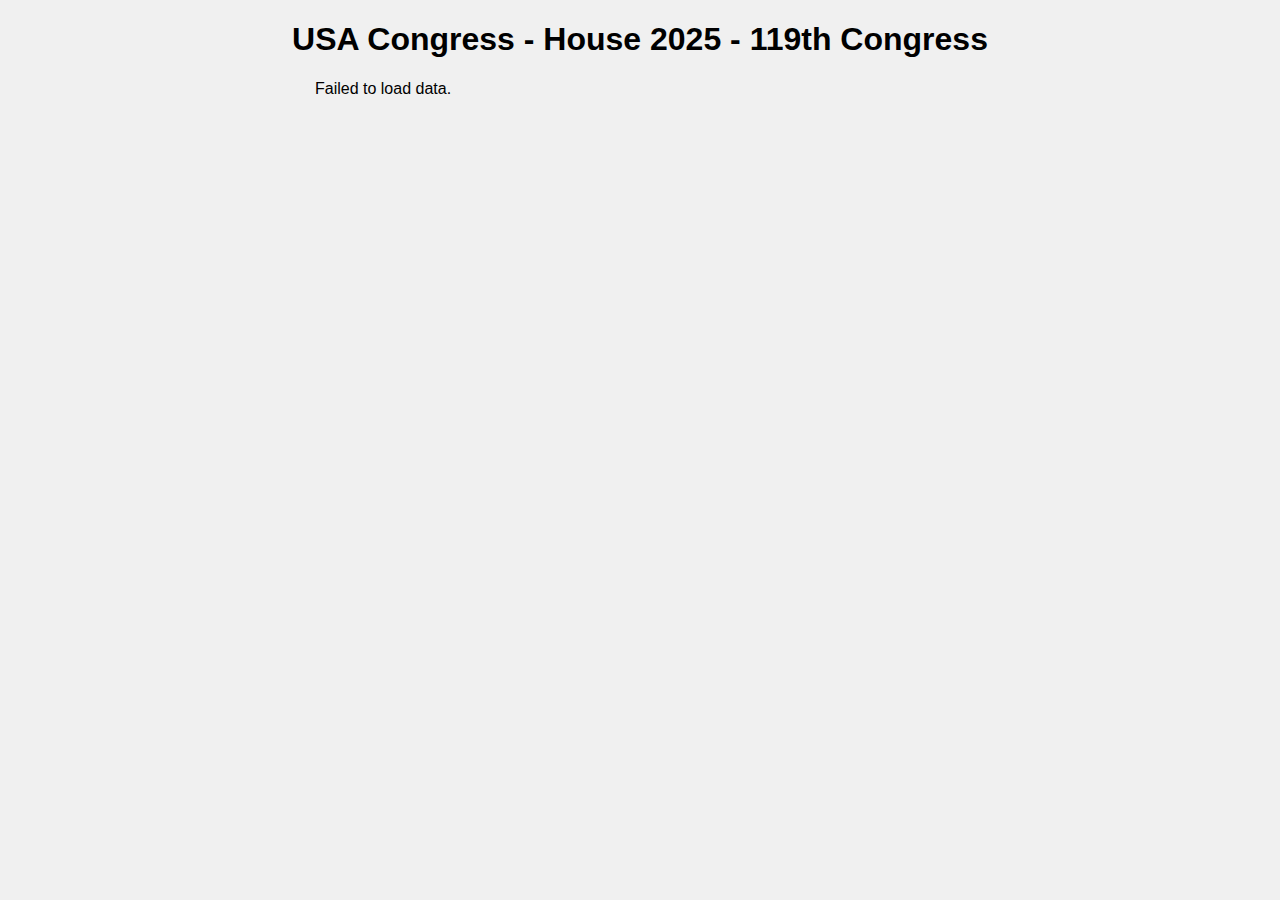
<file: index.html>
<!DOCTYPE html>
<html lang="en">
<head>
<meta charset="UTF-8" />
<meta name="viewport" content="width=device-width, initial-scale=1" />
<title>Hemicycle US House Members 2025 with Clickable Seats</title>
<style>
  body {
    display: flex;
    flex-direction: column;
    align-items: center;
    height: 100vh;
    background: #f0f0f0;
    font-family: Arial, sans-serif;
    margin: 0;
  }
  .hemicycle {
    position: relative;
    width: 650px;
    height: 680px;
    margin-bottom: 20px;
  }
  .seat {
    position: absolute;
    width: 28px;
    height: 28px;
    border-radius: 50%;
    border: 2px solid white;
    box-shadow: 0 0 3px rgba(0,0,0,0.3);
    transform: translate(-50%, -50%);
    cursor: pointer;
  }
  .democrat {
    background: #0074D9; /* blue */
  }
  .republican {
    background: #FF4136; /* red */
  }
  .vacant {
    background: #AAAAAA; /* gray */
  }
  /* Tooltip container */
  .tooltip {
    position: absolute;
    background: rgba(50,50,50,0.9);
    color: white;
    padding: 6px 8px;
    border-radius: 4px;
    font-size: 12px;
    pointer-events: none;
    white-space: nowrap;
    z-index: 1000;
    opacity: 0;
    transition: opacity 0.2s;
  }
  .summary {
    font-size: 16px;
    font-weight: bold;
  }
</style>
</head>
<body>
<h1>USA Congress - House 2025 - 119th Congress</h1>
<div class="hemicycle" id="hemicycle"></div>
<div class="summary" id="summary"></div>
<div class="tooltip" id="tooltip"></div>
<script>
  const hemicycle = document.getElementById('hemicycle');
  const tooltip = document.getElementById('tooltip');
  const summary = document.getElementById('summary');
  const numberOfRows = 11;
  const startRadius = 110;
  const rowGap = 55;

  const votingStates = new Set([
    "AL","AK","AZ","AR","CA","CO","CT","DE","FL","GA","HI","ID","IL","IN","IA",
    "KS","KY","LA","ME","MD","MA","MI","MN","MS","MO","MT","NE","NV","NH","NJ",
    "NM","NY","NC","ND","OH","OK","OR","PA","RI","SC","SD","TN","TX","UT","VT",
    "VA","WA","WV","WI","WY"
  ]);

  function partyClass(party) {
    switch(party) {
      case 'Democrat': return 'democrat';
      case 'Republican': return 'republican';
      default: return 'vacant';
    }
  }

  fetch('https://unitedstates.github.io/congress-legislators/legislators-current.json')
    .then(response => response.json())
    .then(data => {
      const currentDate = new Date();

      // Filter voting House members only from states (no non-voting delegates)
      const houseMembers = data.filter(member => {
        return member.terms.some(term =>
          term.type === "rep" &&
          (!term.end || new Date(term.end) > currentDate) &&
          votingStates.has(term.state)
        );
      });

      // Sort by state then district for consistent ordering
      houseMembers.sort((a,b) => {
        const aTerm = a.terms.find(t => t.type === "rep");
        const bTerm = b.terms.find(t => t.type === "rep");
        if(aTerm.state === bTerm.state) {
          return (aTerm.district || 0) - (bTerm.district || 0);
        } else {
          return aTerm.state.localeCompare(bTerm.state);
        }
      });

      // Count members by party
      let demCount = 0, repCount = 0, vacantCount = 0;
      houseMembers.forEach(member => {
        const lastTerm = member.terms[member.terms.length - 1];
        const party = lastTerm.party;
        if(party === 'Democrat') demCount++;
        else if(party === 'Republican') repCount++;
        else vacantCount++;
      });

      const totalSeats = houseMembers.length;

      const radii = [];
      for(let i=0; i<numberOfRows; i++) {
        radii.push(startRadius + i * rowGap);
      }

      const arcLengths = radii.map(r => Math.PI * r);
      const totalArcLength = arcLengths.reduce((a,b) => a+b, 0);
      let seatsPerRow = arcLengths.map(arc => Math.round((arc / totalArcLength) * totalSeats));

      let seatDifference = seatsPerRow.reduce((a,b) => a+b, 0) - totalSeats;
      while(seatDifference !== 0) {
        for(let i=0; i<seatsPerRow.length && seatDifference !== 0; i++) {
          if(seatDifference > 0 && seatsPerRow[i] > 1) {
            seatsPerRow[i]--;
            seatDifference--;
          } else if(seatDifference < 0) {
            seatsPerRow[i]++;
            seatDifference++;
          }
        }
      }

      const centerX = hemicycle.clientWidth / 2;
      const centerY = hemicycle.clientHeight;

      let seatGlobalIndex = 0;

      function showTooltip(seat, member) {
        tooltip.style.opacity = '1';
        tooltip.innerText = `${member.name.first} ${member.name.last}\n${member.party || member.terms[member.terms.length-1].party}\n${member.terms[member.terms.length-1].state}-${member.terms[member.terms.length-1].district || 'At Large'}`;
        const rect = seat.getBoundingClientRect();
        const bodyRect = document.body.getBoundingClientRect();
        tooltip.style.left = `${rect.left + rect.width/2 - bodyRect.left}px`;
        tooltip.style.top = `${rect.top - bodyRect.top - 30}px`;
      }

      function hideTooltip() {
        tooltip.style.opacity = '0';
      }

      for(let row=0; row < numberOfRows; row++) {
        const radius = radii[row];
        const seats = seatsPerRow[row];
        for(let seatIndex=0; seatIndex < seats; seatIndex++) {
          if(seatGlobalIndex >= totalSeats) break;

          const member = houseMembers[seatGlobalIndex];
          const lastTerm = member.terms[member.terms.length -1];
          const party = lastTerm.party;
          const partyCls = partyClass(party);
          const angle = Math.PI - seatIndex * Math.PI / (seats - 1);
          const x = centerX + radius * Math.cos(angle);
          const y = centerY - radius * Math.sin(angle);

          const seat = document.createElement('div');
          seat.className = 'seat ' + partyCls;
          seat.style.left = x + 'px';
          seat.style.top = y + 'px';
          seat.title = `${member.name.first} ${member.name.last} (${party})`;

          // Navigate to new page on click with format STATE-DISTRICT.html or STATE.html if district missing
          seat.addEventListener('click', () => {
            const state = lastTerm.state;
            const district = lastTerm.district;
            const fileName = district && district !== 0 ? `house/${state}-${district}.html` : `${state}.html`;
            window.location.href = fileName;
          });

          seat.addEventListener('mouseenter', () => showTooltip(seat, member));
          seat.addEventListener('mouseleave', hideTooltip);

          hemicycle.appendChild(seat);
          seatGlobalIndex++;
        }
      }

      summary.textContent = `Republicans: ${repCount} — Democrats: ${demCount} — Vacant: ${vacantCount}`;
      window.addEventListener('scroll', hideTooltip);
      window.addEventListener('click', hideTooltip);
    })
    .catch(err => {
      console.error("Failed to load legislators data:", err);
      hemicycle.innerText = "Failed to load data.";
    });
</script>
</body>
</html>
</file>
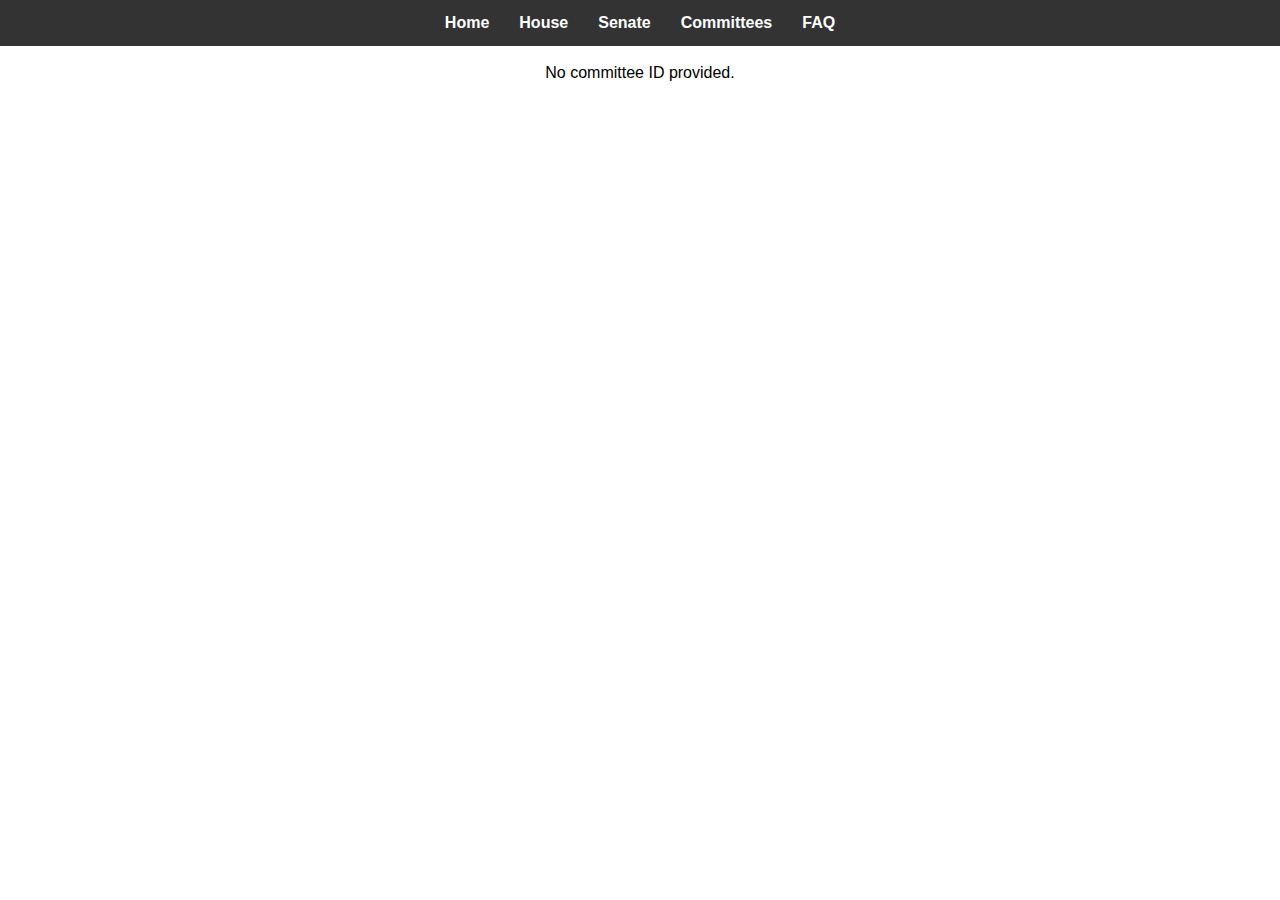
<file: committee-individual.html>
<!DOCTYPE html>
<html lang="en">
<head>
    <meta charset="UTF-8">
    <meta name="viewport" content="width=device-width, initial-scale=1.0">
    <title>Committee Details - USA Congress</title>
    <link rel="stylesheet" href="css/nav.css">
    <style>
        body {
            font-family: Arial, sans-serif;
            line-height: 1.6;
            margin: 0 auto;
            padding: 20px;
            max-width: 1200px;
        }
        .container {
            margin-top: 20px;
        }
        .loading {
            text-align: center;
            padding: 20px;
        }
        .committee-header {
            margin-bottom: 15px;
            font-size: 24px;
        }
        .committee-details {
            margin-bottom: 30px;
        }
        .committee-website a {
            color: #0066cc;
            text-decoration: none;
        }
        .committee-website a:hover {
            text-decoration: underline;
        }
        .member-list {
            margin-top: 20px;
        }
        .role-category {
            margin-bottom: 30px;
            break-inside: avoid;
        }
        .role-category h2 {
            border-bottom: 2px solid #eee;
            padding-bottom: 8px;
            margin-bottom: 15px;
        }
        .members-grid {
            display: grid;
            grid-template-columns: repeat(auto-fill, minmax(300px, 1fr));
            gap: 20px;
        }
        .member-card {
            border: 1px solid #ddd;
            padding: 15px;
            border-radius: 5px;
            display: flex;
            gap: 15px;
            align-items: flex-start;
        }
        .member-image {
            width: auto;
            height: 200px;
            object-fit: cover;
            border-radius: 4px;
        }
        .member-info {
            flex: 1;
        }
        .majority {
            border-left: 4px solid #ff4d4d;
        }
        .minority {
            border-left: 4px solid #4d79ff;
        }
    </style>
</head>
<body>
<!-- Navigation Menu -->
<nav>
    <ul>
        <li><a href="index.html">Home</a></li>
        <li><a href="house.html">House</a></li>
        <li><a href="senate.html">Senate</a></li>
        <li><a href="committee.html" class="active">Committees</a></li>
        <li><a href="faq.html">FAQ</a></li>
    </ul>
</nav>

<div class="container">
    <div id="loading" class="loading">Loading committee information...</div>
    <div id="committee-details" style="display: none;">
        <h1 id="committee-name" class="committee-header">Committee Name</h1>
        <div id="members-list" class="member-list">
            <!-- Members will be added here by JavaScript -->
        </div>
    </div>
</div>

<script>
    document.addEventListener('DOMContentLoaded', function() {
        // Get the thomas_id from the URL
        const urlParams = new URLSearchParams(window.location.search);
        const thomasId = urlParams.get('thomas_id');

        if (!thomasId) {
            document.getElementById('loading').textContent = 'No committee ID provided.';
            return;
        }

        // Fetch committee membership, details, and legislators data in parallel
        Promise.all([
            fetch('https://unitedstates.github.io/congress-legislators/committee-membership-current.json').then(r => r.json()),
            fetch('https://unitedstates.github.io/congress-legislators/committees-current.json').then(r => r.json()),
            fetch('https://unitedstates.github.io/congress-legislators/legislators-current.json').then(r => r.json())
        ])
            .then(([membershipData, committeesData, legislatorsData]) => {
                const committeeData = membershipData[thomasId];
                if (!committeeData) {
                    throw new Error('Committee not found');
                }

                // Find the committee details from the committees data
                const committeeDetails = committeesData.find(c => c.thomas_id === thomasId);
                const committeeName = committeeDetails ? committeeDetails.name : 'Committee Details';
                const committeeJurisdiction = committeeDetails ? committeeDetails.jurisdiction : '';
                const committeeUrl = committeeDetails ? committeeDetails.url : '';
                const committeePhone = committeeDetails ? committeeDetails.phone : '';
                const committeeAddress = committeeDetails ? committeeDetails.address : '';
                const subcommittees = committeeDetails ? committeeDetails.subcommittees || [] : [];

                // Update the page title and header
                document.title = committeeName + ' - USA Congress';
                const committeeNameEl = document.getElementById('committee-name');
                committeeNameEl.innerHTML = committeeName;

                // Create details list
                const detailsList = document.createElement('ul');
                detailsList.className = 'committee-website';

                if (committeeUrl) {
                    const urlItem = document.createElement('li');
                    urlItem.innerHTML = `<a href="${committeeUrl}" target="_blank">${committeeUrl}</a>`;
                    detailsList.appendChild(urlItem);
                }

                if (committeeAddress) {
                    const addressItem = document.createElement('li');
                    addressItem.className = 'committee-address';
                    addressItem.textContent = committeeAddress;
                    detailsList.appendChild(addressItem);
                }

                if (committeePhone) {
                    const phoneItem = document.createElement('li');
                    phoneItem.className = 'committee-phone';
                    phoneItem.textContent = committeePhone;
                    detailsList.appendChild(phoneItem);
                }

                if (committeeJurisdiction) {
                    const jurisdictionItem = document.createElement('li');
                    jurisdictionItem.className = 'committee-jurisdiction';
                    jurisdictionItem.textContent = committeeJurisdiction;
                    detailsList.appendChild(jurisdictionItem);
                }

                // Insert the details list after the committee name
                committeeNameEl.parentNode.insertBefore(detailsList, committeeNameEl.nextSibling);

                // State abbreviation to full name mapping
                const stateAbbrToName = {
                    'AL': 'Alabama', 'AK': 'Alaska', 'AZ': 'Arizona', 'AR': 'Arkansas', 'CA': 'California',
                    'CO': 'Colorado', 'CT': 'Connecticut', 'DE': 'Delaware', 'FL': 'Florida', 'GA': 'Georgia',
                    'HI': 'Hawaii', 'ID': 'Idaho', 'IL': 'Illinois', 'IN': 'Indiana', 'IA': 'Iowa',
                    'KS': 'Kansas', 'KY': 'Kentucky', 'LA': 'Louisiana', 'ME': 'Maine', 'MD': 'Maryland',
                    'MA': 'Massachusetts', 'MI': 'Michigan', 'MN': 'Minnesota', 'MS': 'Mississippi', 'MO': 'Missouri',
                    'MT': 'Montana', 'NE': 'Nebraska', 'NV': 'Nevada', 'NH': 'New Hampshire', 'NJ': 'New Jersey',
                    'NM': 'New Mexico', 'NY': 'New York', 'NC': 'North Carolina', 'ND': 'North Dakota', 'OH': 'Ohio',
                    'OK': 'Oklahoma', 'OR': 'Oregon', 'PA': 'Pennsylvania', 'RI': 'Rhode Island', 'SC': 'South Carolina',
                    'SD': 'South Dakota', 'TN': 'Tennessee', 'TX': 'Texas', 'UT': 'Utah', 'VT': 'Vermont',
                    'VA': 'Virginia', 'WA': 'Washington', 'WV': 'West Virginia', 'WI': 'Wisconsin', 'WY': 'Wyoming',
                    'DC': 'District of Columbia', 'PR': 'Puerto Rico', 'GU': 'Guam', 'AS': 'American Samoa',
                    'VI': 'U.S. Virgin Islands', 'MP': 'Northern Mariana Islands'
                };

                // Create maps for member information
                const bioguideToState = {};
                const bioguideToType = {}; // Track if member is a Senator or Representative

                // Process legislators data to create mappings
                legislatorsData.forEach(legislator => {
                    if (legislator.id?.bioguide && legislator.terms?.length > 0) {
                        const latestTerm = legislator.terms[legislator.terms.length - 1];
                        bioguideToState[legislator.id.bioguide] = latestTerm.state;
                        bioguideToType[legislator.id.bioguide] = latestTerm.type; // 'rep' or 'sen'
                    }
                });
                legislatorsData.forEach(legislator => {
                    if (legislator.id?.bioguide && legislator.terms?.length > 0) {
                        // Get the most recent term
                        const latestTerm = legislator.terms[legislator.terms.length - 1];
                        bioguideToState[legislator.id.bioguide] = latestTerm.state;
                    }
                });

                // Categorize members by role
                const membersByRole = {
                    chair: [],
                    viceChair: [],
                    rankingMember: [],
                    members: []
                };

                committeeData.forEach(member => {
                    const role = (member.title || '').toLowerCase();
                    if (role.includes('chair') && !role.includes('vice') && !role.includes('ranking')) {
                        membersByRole.chair.push(member);
                    } else if (role.includes('vice chair') || role.includes('vice-chair')) {
                        membersByRole.viceChair.push(member);
                    } else if (role.includes('ranking')) {
                        membersByRole.rankingMember.push(member);
                    } else {
                        membersByRole.members.push(member);
                    }
                });

                // Sort members by rank within each category
                Object.values(membersByRole).forEach(group => {
                    group.sort((a, b) => a.rank - b.rank);
                });

                // Display members by category
                const membersList = document.getElementById('members-list');

                // Display Chair
                if (membersByRole.chair.length > 0) {
                    const categoryDiv = document.createElement('div');
                    categoryDiv.className = 'role-category';

                    const categoryHeader = document.createElement('h2');
                    categoryHeader.textContent = 'Chair';
                    categoryDiv.appendChild(categoryHeader);

                    const membersGrid = document.createElement('div');
                    membersGrid.className = 'members-grid';

                    membersByRole.chair.forEach(member => {
                        membersGrid.appendChild(createMemberCard(member));
                    });

                    categoryDiv.appendChild(membersGrid);
                    membersList.appendChild(categoryDiv);
                }

                // Display Vice Chairs
                if (membersByRole.viceChair.length > 0) {
                    const categoryDiv = document.createElement('div');
                    categoryDiv.className = 'role-category';

                    const categoryHeader = document.createElement('h2');
                    categoryHeader.textContent = 'Vice Chairs';
                    categoryDiv.appendChild(categoryHeader);

                    const membersGrid = document.createElement('div');
                    membersGrid.className = 'members-grid';

                    membersByRole.viceChair.forEach(member => {
                        membersGrid.appendChild(createMemberCard(member));
                    });

                    categoryDiv.appendChild(membersGrid);
                    membersList.appendChild(categoryDiv);
                }

                // Display Ranking Member
                if (membersByRole.rankingMember.length > 0) {
                    const categoryDiv = document.createElement('div');
                    categoryDiv.className = 'role-category';

                    const categoryHeader = document.createElement('h2');
                    categoryHeader.textContent = 'Ranking Member';
                    categoryDiv.appendChild(categoryHeader);

                    const membersGrid = document.createElement('div');
                    membersGrid.className = 'members-grid';

                    membersByRole.rankingMember.forEach(member => {
                        membersGrid.appendChild(createMemberCard(member));
                    });

                    categoryDiv.appendChild(membersGrid);
                    membersList.appendChild(categoryDiv);
                }

                // Display Regular Members
                if (membersByRole.members.length > 0) {
                    const categoryDiv = document.createElement('div');
                    categoryDiv.className = 'role-category';

                    const categoryHeader = document.createElement('h2');
                    categoryHeader.textContent = 'Members';
                    categoryDiv.appendChild(categoryHeader);

                    const membersGrid = document.createElement('div');
                    membersGrid.className = 'members-grid';

                    // Sort regular members by party (majority first) and then by rank
                    membersByRole.members.sort((a, b) => {
                        if (a.party === b.party) {
                            return a.rank - b.rank;
                        }
                        return a.party === 'majority' ? -1 : 1;
                    });

                    membersByRole.members.forEach(member => {
                        membersGrid.appendChild(createMemberCard(member));
                    });

                    categoryDiv.appendChild(membersGrid);
                    membersList.appendChild(categoryDiv);
                }

                // Helper function to create member card
                function createMemberCard(member) {
                    const memberCard = document.createElement('div');
                    memberCard.className = `member-card ${member.party}`;
                    const role = member.title && !member.title.toLowerCase().includes('member') ? member.title : 'Member';

                    // Determine image source based on member type
                    let imageUrl = 'https://clerk.house.gov/images/members/placeholder.jpg';
                    let fallbackImageUrl = null;
                    
                    if (member.bioguide) {
                        const memberType = bioguideToType[member.bioguide];
                        if (memberType === 'sen') {
                            // For Senators, first try GitHub, then fall back to vote-usa.org
                            imageUrl = `https://raw.githubusercontent.com/unitedstates/images/refs/heads/gh-pages/congress/450x550/${member.bioguide}.jpg`;
                            
                            // Prepare fallback URL in case GitHub image fails
                            const state = bioguideToState[member.bioguide] || '';
                            const nameParts = member.name.split(' ').filter(part => part.length > 0);
                            const lastName = nameParts[nameParts.length - 1];
                            const firstName = nameParts[0];
                            const imageName = `${state}${lastName}${firstName}`.replace(/[^a-z0-9]/gi, '');
                            fallbackImageUrl = `https://vote-usa.org/Image.aspx?Id=${imageName}&Col=Profile300&Def=Profile300`;
                        } else {
                            // Use Clerk of the House for Representatives
                            imageUrl = `https://clerk.house.gov/images/members/${member.bioguide}.jpg`;
                        }
                    }

                    const stateAbbr = member.bioguide ? bioguideToState[member.bioguide] : '';
                    const stateFullName = stateAbbr ? stateAbbrToName[stateAbbr] || stateAbbr : '';

                    memberCard.innerHTML = `
                <img src="${imageUrl}" alt="${member.name}" class="member-image" onerror="${fallbackImageUrl ? `this.onerror=null; this.src='${fallbackImageUrl}'; this.onerror=function(){this.src='https://clerk.house.gov/images/members/placeholder.jpg';}` : `this.onerror=null; this.src='https://clerk.house.gov/images/members/placeholder.jpg';`}">
                <div class="member-info">
                    <h3>${member.name}</h3>
                    <p><strong>Role:</strong> ${role}</p>
                    <p><strong>Party:</strong> ${member.party === 'majority' ? 'Majority' : 'Minority'}</p>
                    ${stateFullName ? `<p><strong>State:</strong> ${stateFullName}</p>` : ''}
                    <p><strong>Rank:</strong> ${member.rank}</p>
                </div>
            `;
                    return memberCard;
                }

                // Hide loading, show content after all members are added
                document.getElementById('loading').style.display = 'none';
                document.getElementById('committee-details').style.display = 'block';
            })
            .catch(error => {
                console.error('Error:', error);
                document.getElementById('loading').textContent = 'Failed to load committee information. ' + error.message;
            });
    });
</script>
</body>
</html>
</file>
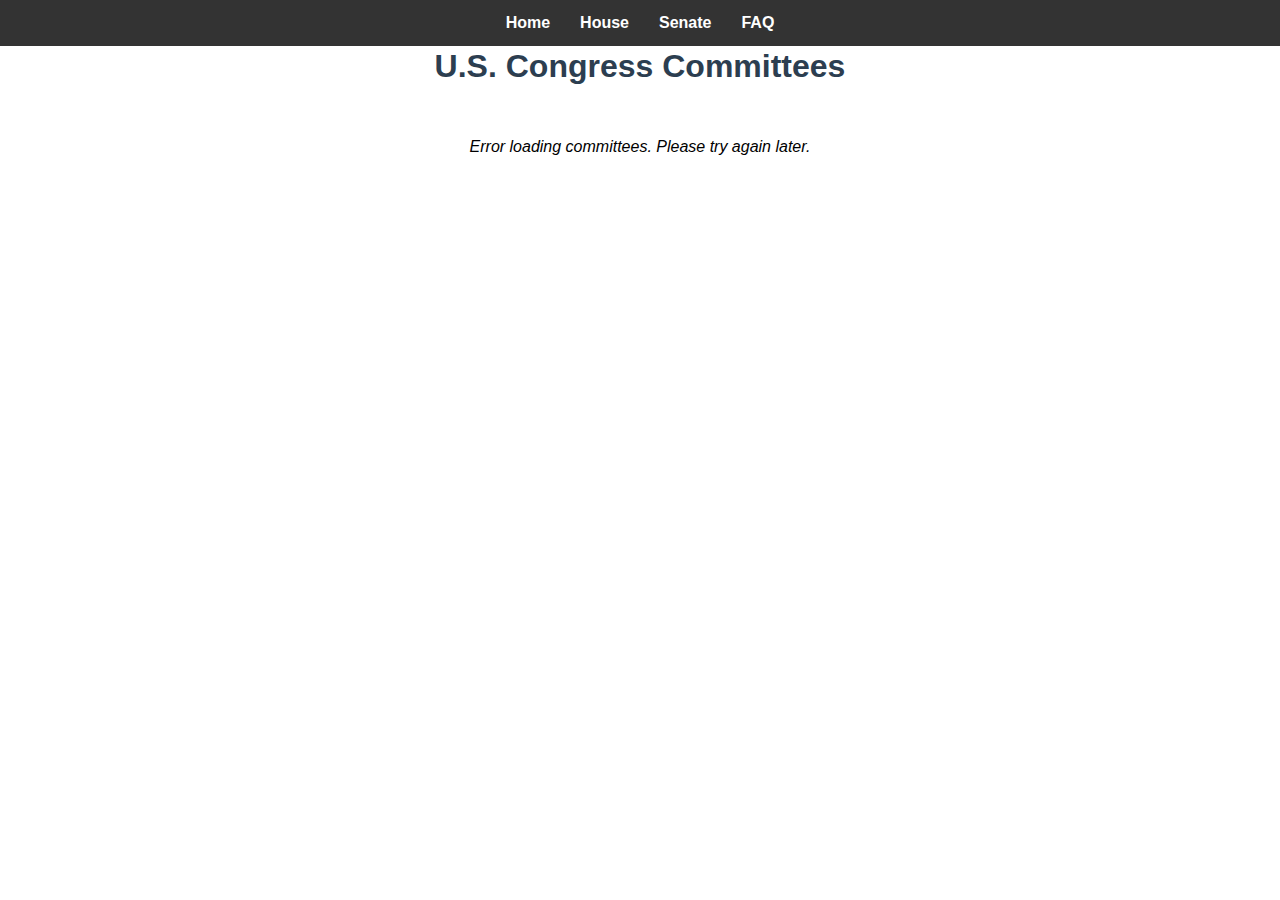
<file: committee.html>
<!DOCTYPE html>
<html lang="en">
<head>
    <meta charset="UTF-8">
    <meta name="viewport" content="width=device-width, initial-scale=1.0">
    <title>U.S. Congress - Committees</title>
    <link rel="stylesheet" href="css/nav.css">
    <style>
        body {
            font-family: Arial, sans-serif;
            line-height: 1.6;
            margin: 0 auto;
            padding: 20px;
            max-width: 1200px;
        }
        h1 {
            color: #2c3e50;
            text-align: center;
        }
        .committee {
            margin: 20px 0;
            padding: 15px;
            background: #f9f9f9;
            border-left: 4px solid #3498db;
        }
        .subcommittee {
            margin: 10px 0 10px 30px;
            padding: 10px;
            background: white;
            border-left: 3px solid #95a5a6;
        }
        .loading {
            text-align: center;
            padding: 20px;
            font-style: italic;
        }
    </style>
</head>
<body>
    <nav>
        <ul>
            <li><a href="index.html">Home</a></li>
            <li><a href="house.html">House</a></li>
            <li><a href="senate.html">Senate</a></li>
            <li><a href="faq.html">FAQ</a></li>
        </ul>
    </nav>
    <h1>U.S. Congress Committees</h1>
<div id="loading" class="loading">Loading committees data...</div>
<div id="committees-container"></div>

<script>
    document.addEventListener('DOMContentLoaded', function() {
        const container = document.getElementById('committees-container');
        const loading = document.getElementById('loading');

        fetch('https://unitedstates.github.io/congress-legislators/committees-current.json')
            .then(response => response.json())
            .then(data => {
                loading.style.display = 'none';
                displayCommittees(data);
            })
            .catch(error => {
                loading.textContent = 'Error loading committees. Please try again later.';
            });

        function displayCommittees(committees) {
            // Group by committee name
            const grouped = {};

            // First pass: find all main committees
            committees.forEach(committee => {
                if (!committee.subcommittee) {
                    const chamber = committee.type === 'house' ? 'House' : 
                                  committee.type === 'senate' ? 'Senate' : 'Joint';
                    const displayName = `${committee.name} (${chamber})`;
                    if (!grouped[displayName]) {
                        grouped[displayName] = {
                            main: committee,
                            subcommittees: []
                        };
                    }
                }
            });

            // Second pass: assign subcommittees
            committees.forEach(committee => {
                if (committee.subcommittee) {
                    const parentChamber = committee.type === 'house' ? 'House' : 
                                       committee.type === 'senate' ? 'Senate' : 'Joint';
                    const parentKey = `${committee.parent_committee_name} (${parentChamber})`;
                    if (grouped[parentKey]) {
                        grouped[parentKey].subcommittees.push(committee);
                    }
                }
            });

            // Generate HTML
            let html = '';
            Object.entries(grouped).forEach(([displayName, {main, subcommittees}]) => {
                const committeeUrl = `committee-individual.html?thomas_id=${main.thomas_id}`;
                html += `
                        <div class="committee">
                            <h2><a href="${committeeUrl}">${displayName}</a></h2>
                            ${main.phone ? `<p><strong>Phone:</strong> ${main.phone}</p>` : ''}
                            ${main.office ? `<p><strong>Office:</strong> ${main.office}</p>` : ''}
                            ${main.url ? `<p><a href="${main.url}" target="_blank">Committee Website</a></p>` : ''}`;

                if (subcommittees.length > 0) {
                    html += '<h3>Subcommittees:</h3>';
                    subcommittees.forEach(sub => {
                        const subId = main.thomas_id + sub.thomas_id;
                        const subUrl = `committee-individual.html?thomas_id=${main.thomas_id}&sub=${sub.thomas_id}`;
                        html += `
                                <div class="subcommittee">
                                    <h4><a href="${subUrl}">${sub.name}</a></h4>
                                    ${sub.phone ? `<p><strong>Phone:</strong> ${sub.phone}</p>` : ''}
                                    ${sub.office ? `<p><strong>Office:</strong> ${sub.office}</p>` : ''}
                                </div>`;
                    });
                }

                html += '</div>';
            });

            container.innerHTML = html;
        }
    });
</script>
</body>
</html>
</file>
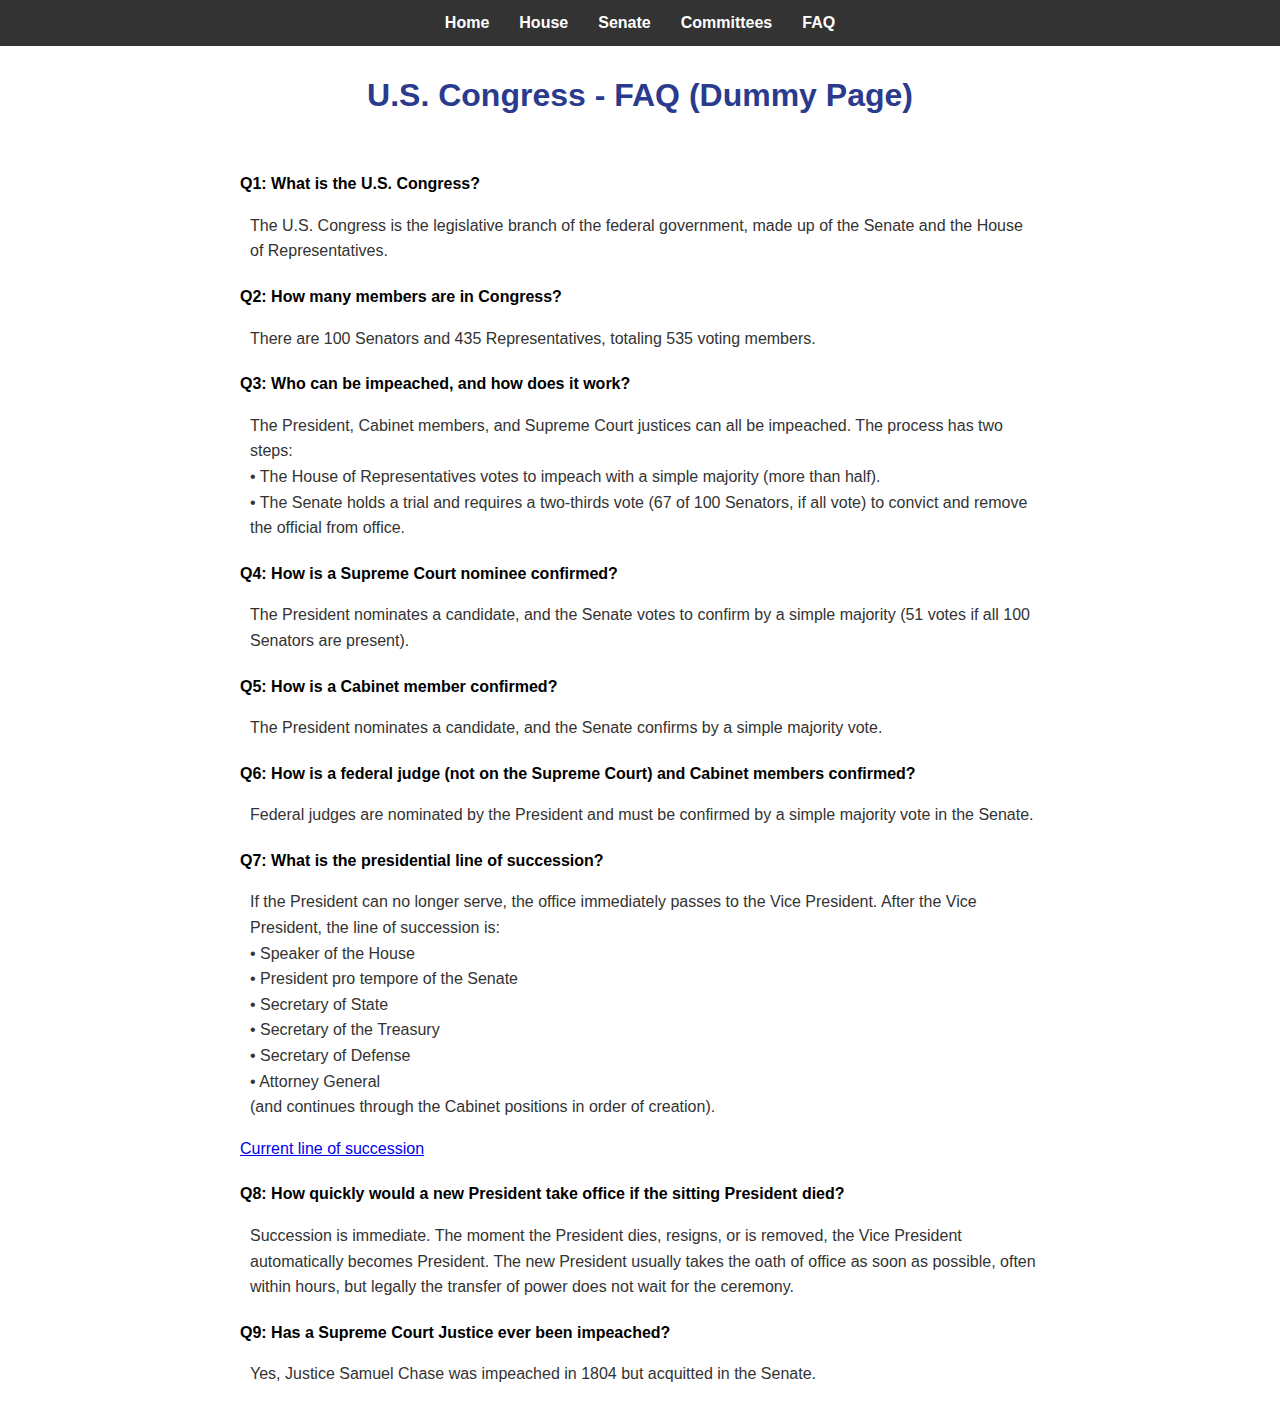
<file: faq.html>
<!DOCTYPE html>
<html lang="en">
<head>
    <meta charset="UTF-8">
    <meta name="viewport" content="width=device-width, initial-scale=1.0">
    <title>FAQ - U.S. Congress</title>
    <link rel="stylesheet" href="css/nav.css">
    <style>
        body {
            font-family: Arial, sans-serif;
            margin: 0 auto;
            padding: 20px;
            line-height: 1.6;
            max-width: 1200px;
        }
        h1 {
            text-align: center;
            color: #2a3b8d;
        }
        .faq {
            max-width: 800px;
            margin: auto;
        }
        .question {
            font-weight: bold;
            margin-top: 20px;
        }
        .answer {
            margin-left: 10px;
            color: #333;
        }
        nav {
            background-color: #333;
            color: white;
            padding: 10px 0;
            width: 100%;
            position: fixed;
            top: 0;
            left: 0;
            z-index: 100;
        }

        nav ul {
            list-style-type: none;
            margin: 0;
            padding: 0;
            display: flex;
            justify-content: center;
        }

        nav ul li {
            margin: 0 15px;
        }

        nav ul li a {
            color: white;
            text-decoration: none;
            font-weight: bold;
        }

        nav ul li a:hover {
            text-decoration: underline;
        }
    </style>
</head>
<body>
<nav>
    <ul>
        <li><a href="index.html">Home</a></li>
        <li><a href="house.html">House</a></li>
        <li><a href="senate.html">Senate</a></li>
        <li><a href="committee.html">Committees</a></li>
        <li><a href="faq.html" class="active">FAQ</a></li>
    </ul>
</nav>
<h1 style="margin:50px 0px;">U.S. Congress - FAQ (Dummy Page)</h1>

<div class="faq">

    <div class="faq-item">
        <p class="question">Q1: What is the U.S. Congress?</p>
        <p class="answer">The U.S. Congress is the legislative branch of the federal government, made up of the Senate and the House of Representatives.</p>
    </div>

    <div class="faq-item">
        <p class="question">Q2: How many members are in Congress?</p>
        <p class="answer">There are 100 Senators and 435 Representatives, totaling 535 voting members.</p>
    </div>

    <div class="faq-item">
        <p class="question">Q3: Who can be impeached, and how does it work?</p>
        <p class="answer">
            The President, Cabinet members, and Supreme Court justices can all be impeached.
            The process has two steps:
            <br>• The House of Representatives votes to impeach with a simple majority (more than half).
            <br>• The Senate holds a trial and requires a two‑thirds vote (67 of 100 Senators, if all vote) to convict and remove the official from office.
        </p>
    </div>

    <div class="faq-item">
        <p class="question">Q4: How is a Supreme Court nominee confirmed?</p>
        <p class="answer">The President nominates a candidate, and the Senate votes to confirm by a simple majority (51 votes if all 100 Senators are present).</p>
    </div>

    <div class="faq-item">
        <p class="question">Q5: How is a Cabinet member confirmed?</p>
        <p class="answer">The President nominates a candidate, and the Senate confirms by a simple majority vote.</p>
    </div>

    <div class="faq-item">
        <p class="question">Q6: How is a federal judge (not on the Supreme Court) and Cabinet members confirmed?</p>
        <p class="answer">Federal judges are nominated by the President and must be confirmed by a simple majority vote in the Senate.</p>
    </div>

    <div class="faq-item">
        <p class="question">Q7: What is the presidential line of succession?</p>
        <p class="answer">
            If the President can no longer serve, the office immediately passes to the Vice President.
            After the Vice President, the line of succession is:
            <br>• Speaker of the House
            <br>• President pro tempore of the Senate
            <br>• Secretary of State
            <br>• Secretary of the Treasury
            <br>• Secretary of Defense
            <br>• Attorney General
            <br>(and continues through the Cabinet positions in order of creation).
        </p>
        <a href="https://en.wikipedia.org/wiki/United_States_presidential_line_of_succession#:~:text=to%20the%20presidency.-,Current%20order%20of%20succession,-The%20presidential%20order">Current line of succession</a>
    </div>

    <div class="faq-item">
        <p class="question">Q8: How quickly would a new President take office if the sitting President died?</p>
        <p class="answer">
            Succession is immediate. The moment the President dies, resigns, or is removed, the Vice President automatically becomes President.
            The new President usually takes the oath of office as soon as possible, often within hours, but legally the transfer of power does not wait for the ceremony.
        </p>
    </div>

    <div class="faq-item">
        <p class="question">Q9: Has a Supreme Court Justice ever been impeached?</p>
        <p class="answer">
            Yes, Justice Samuel Chase was impeached in 1804 but acquitted in the Senate.
        </p>
    </div>
</div>
</body>
</html>
</file>
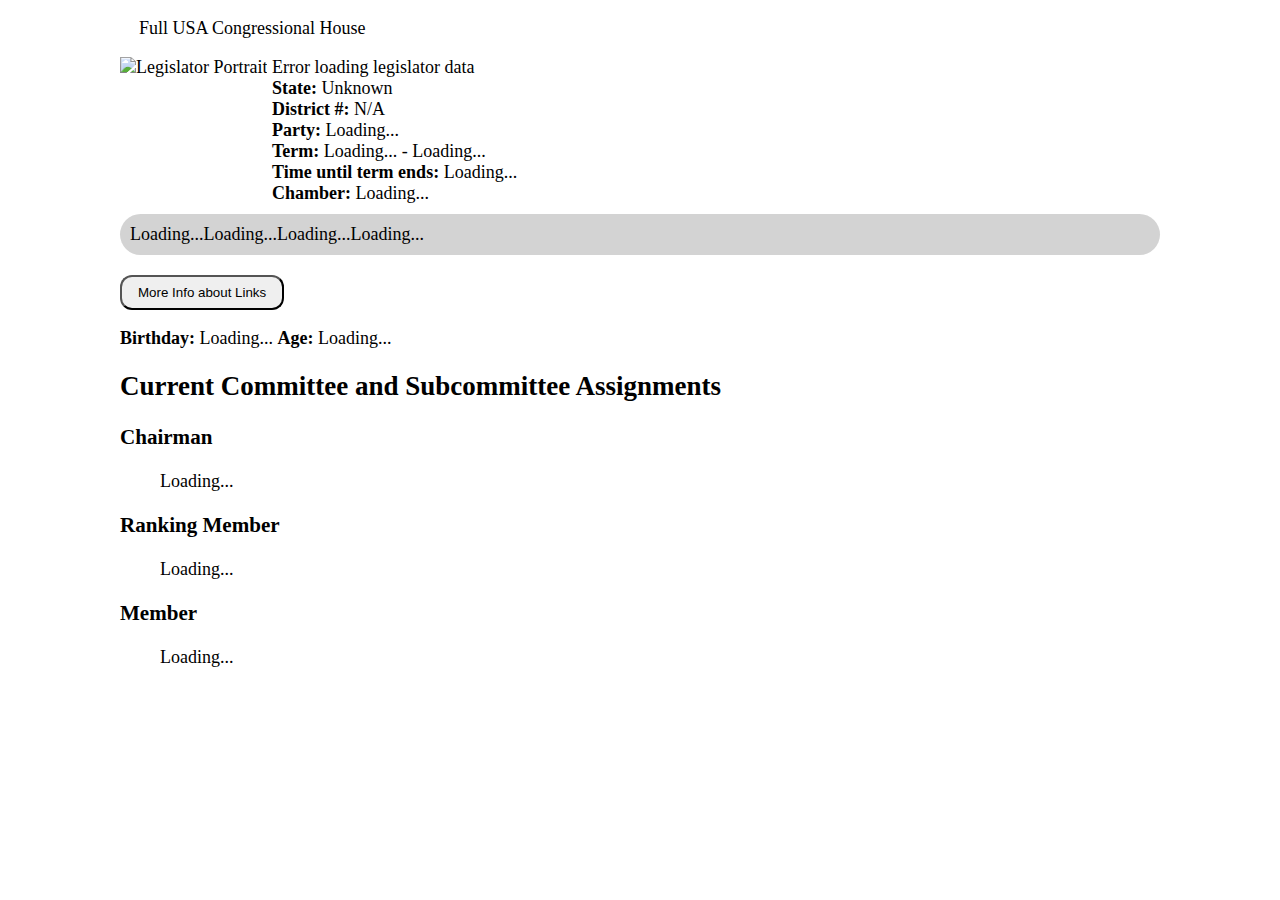
<file: house-rep.html>
<!DOCTYPE html>
<html lang="en">
<head>
    <meta charset="UTF-8" />
    <meta name="viewport" content="width=device-width, initial-scale=1" />
    <title>Legislator Info with Committee Roles</title>
    <style>
        body { margin: 0px 120px; font-size: 18px; }
        .info { display: inline-block; vertical-align: top; }
        #menu ul { list-style-type: none; margin: 10px 0px; padding: 0; display: flex; }
        #menu ul li a { display: inline-block; color: black; background-color: white; padding:8px 16px; border-radius: 50px; margin: 0px 3px; text-decoration: none; }
        #links ul { list-style-type: none; margin: 10px 0px; padding: 0; display: flex; background-color: #d3d3d3; border-radius: 25px; padding: 10px; }
        #links ul li a { color: black; text-decoration: none; margin: 0px 10px; }
        #links ul li a:hover { color: white; }
    </style>
</head>
<body>
<div id="menu">
    <ul>
        <li><a href="house.html">Full USA Congressional House</a></li>
    </ul>
</div>
<div style="display:inline-block;">
    <img id="portraitImg" alt="Legislator Portrait" style="width:250px; height:auto;" />
</div>
<div class="info">
    <span id="officialFullName">Loading...</span>
    <div id="nicknameContainer" style="display:none"><p><strong>Nickname:</strong> <span id="nickname"></span></p></div>
    <br /><strong>State:</strong> <span id="stateFullName">Loading...</span>
    <br /><strong>District #:</strong> <span id="districtNum"></span>
    <br /><strong>Party:</strong> <span id="party">Loading...</span>
    <br /><strong>Term:</strong> <span id="termStart">Loading...</span> - <span id="termEnd">Loading...</span>
    <br /><strong>Time until term ends:</strong> <span id="termCountdown">Loading...</span>
    <br /><strong>Chamber:</strong> <span id="chamber">Loading...</span>
</div>
<div id="links">
    <ul>
        <li><span id="ballotpedia">Loading...</span></li>
        <li><span id="votesmart">Loading...</span></li>
        <li><span id="opensecrets">Loading...</span></li>
        <li><span id="govtrack">Loading...</span></li>
        <li><span id="unusualWhales">Loading...</span></li>
        <li><span id="trackAIPAC">Loading...</span></li>
    </ul>
</div>
<button id="moreInfoBtn" style="margin-top: 10px; padding: 8px 16px; border-radius: 12px; cursor: pointer;">More Info about Links</button>
<div id="linksExplanation" style="display:none; background-color: #f0f0f0; border-radius: 12px; padding: 15px; margin-top: 10px; font-size: 16px; max-width: 900px;">
    <p><strong>Ballotpedia:</strong> An online encyclopedia of American politics and elections.</p>
    <p><strong>Vote Smart:</strong> Provides biographical, voting record, and interest group ratings for politicians. Users get 5 free views per day before needing to create a free account to continue viewing pages.</p>
    <p><strong>Open Secrets:</strong> Tracks campaign contributions and lobbying expenditures.</p>
    <p><strong>GovTrack:</strong> Tracks bills, votes, and legislator profiles in Congress.</p>
    <p><strong>Unusual Whales:</strong> Tracks unusual options trading activity related to politicians.</p>
    <p><strong>Track AIPAC:</strong> Tracks campaign contributions and political influence related to the American Israel Public Affairs Committee.</p>
</div>
<p><strong>Birthday:</strong> <span id="birthday">Loading...</span> <strong>Age:</strong> <span id="age">Loading...</span></p>
<div id="startDates"></div>
<div id="tenure"></div>
<div id="committeeAssignments" style="margin-top:20px;">
    <h2>Current Committee and Subcommittee Assignments</h2>
    <h3>Chairman</h3>
    <ul id="chairmanList">Loading...</ul>
    <h3>Ranking Member</h3>
    <ul id="rankingMemberList">Loading...</ul>
    <h3>Member</h3>
    <ul id="memberList">Loading...</ul>
</div>
<script>
    const votingStates = new Set([
        "AL","AK","AZ","AR","CA","CO","CT","DE","FL","GA","HI","ID","IL","IN","IA",
        "KS","KY","LA","ME","MD","MA","MI","MN","MS","MO","MT","NE","NV","NH","NJ",
        "NM","NY","NC","ND","OH","OK","OR","PA","RI","SC","SD","TN","TX","UT","VT",
        "VA","WA","WV","WI","WY"
    ]);

    const stateNames = {
        "AL":"Alabama","AK":"Alaska","AS":"American Samoa","AZ":"Arizona","AR":"Arkansas","CA":"California","CO":"Colorado","CT":"Connecticut","DE":"Delaware",
        "DC":"District Of Columbia","FL":"Florida","GA":"Georgia","GU":"Guam","HI":"Hawaii","ID":"Idaho","IL":"Illinois","IN":"Indiana","IA":"Iowa","KS":"Kansas",
        "KY":"Kentucky","LA":"Louisiana","ME":"Maine","MH":"Marshall Islands","MD":"Maryland","MA":"Massachusetts","MI":"Michigan","MN":"Minnesota","MS":"Mississippi",
        "MO":"Missouri","MT":"Montana","NE":"Nebraska","NV":"Nevada","NH":"New Hampshire","NJ":"New Jersey","NM":"New Mexico","NY":"New York","NC":"North Carolina",
        "ND":"North Dakota","NP":"Northern Mariana Islands","OH":"Ohio","OK":"Oklahoma","OR":"Oregon","PA":"Pennsylvania","PR":"Puerto Rico","RI":"Rhode Island",
        "SC":"South Carolina","SD":"South Dakota","TN":"Tennessee","TX":"Texas","VI":"US Virgin Islands","UT":"Utah","VT":"Vermont","VA":"Virginia","WA":"Washington",
        "WV":"West Virginia","WI":"Wisconsin","WY":"Wyoming"
    };

    document.getElementById("moreInfoBtn").addEventListener("click", function() {
        const explanationDiv = document.getElementById("linksExplanation");
        if (explanationDiv.style.display === "none") {
            explanationDiv.style.display = "block";
            this.textContent = "Less Info";
        } else {
            explanationDiv.style.display = "none";
            this.textContent = "More Info";
        }
    });

    // Helper functions
    function calculateAge(dateStr){
        if(!dateStr) return "N/A";
        const d = new Date(dateStr), t = new Date();
        let a = t.getFullYear() - d.getFullYear();
        if(t.getMonth() < d.getMonth() || (t.getMonth()===d.getMonth() && t.getDate()<d.getDate())) a--;
        return a;
    }
    function formatLongDate(dateStr){
        if(!dateStr) return "N/A";
        const d=new Date(dateStr);
        if(isNaN(d)) return "N/A";
        return d.toLocaleDateString("en-US", {weekday:"long", year:"numeric", month:"long", day:"numeric"});
    }
    function formatTermDate(dateStr){
        if(!dateStr) return "N/A";
        const d=new Date(dateStr);
        if(isNaN(d)) return "N/A";
        return `${String(d.getMonth()+1).padStart(2,"0")}/${String(d.getDate()).padStart(2,"0")}/${d.getFullYear()}`;
    }
    function calculateCountdown(endDateStr){
        if(!endDateStr) return "N/A";
        const now = new Date(), end = new Date(endDateStr);
        if(end <= now) return "Term ended";
        let y = end.getFullYear() - now.getFullYear();
        let m = end.getMonth() - now.getMonth();
        let d = end.getDate() - now.getDate();
        if(d < 0){ m--; d += new Date(end.getFullYear(), end.getMonth(), 0).getDate(); }
        if(m < 0){ y--; m += 12; }
        let parts = [];
        if(y > 0) parts.push(y + " year" + (y>1?"s":""));
        if(m > 0) parts.push(m + " month" + (m>1?"s":""));
        parts.push(d + " day" + (d!==1?"s":""));
        return parts.join(", ");
    }
    function calculateTenure(startDateStr){
        if(!startDateStr) return "N/A";
        const now = new Date(), start = new Date(startDateStr);
        if(start > now) return "N/A";
        let y = now.getFullYear() - start.getFullYear();
        let m = now.getMonth() - start.getMonth();
        let d = now.getDate() - start.getDate();
        if(d < 0){ m--; d += new Date(now.getFullYear(), now.getMonth(), 0).getDate(); }
        if(m < 0){ y--; m += 12; }
        let parts = [];
        if(y > 0) parts.push(y + " year" + (y>1?"s":""));
        if(m > 0) parts.push(m + " month" + (m>1?"s":""));
        if(d > 0) parts.push(d + " day" + (d!==1?"s":""));
        return parts.length ? parts.join(", ") : "Less than a day";
    }

    function linkifyBallotpediaOrName(id, wikipediaName, officialName) {
        if (id && id !== "N/A") {
            return `<a href="https://ballotpedia.org/${encodeURIComponent(id.replace(/ /g, "_"))}" target="_blank">Ballotpedia</a>`;
        } else if (wikipediaName) {
            const slug = encodeURIComponent(wikipediaName.replace(/ /g, "_"));
            return `<a href="https://ballotpedia.org/${slug}" target="_blank">Ballotpedia</a>`;
        } else if (officialName) {
            const slug = encodeURIComponent(officialName.replace(/ /g, "_"));
            return `<a href="https://ballotpedia.org/${slug}" target="_blank">Ballotpedia</a>`;
        } else {
            return "N/A";
        }
    }
    function linkifyVoteSmart(id) {
        if (!id || id === "N/A") return "N/A";
        return `<a href="https://justfacts.votesmart.org/candidate/biography/${id}/" target="_blank">Vote Smart</a>`;
    }
    function linkifyOpenSecrets(id, n) {
        if (!id || id === "N/A" || !n || n === "N/A") return "N/A";
        const url = n.replace(/ /g, "-").replace(/[^a-zA-Z0-9\-]/g, "");
        return `<a href="https://www.opensecrets.org/members-of-congress/${url}/summary?cid=${id}" target="_blank">Open Secrets</a>`;
    }
    function linkifyGovTrack(id) {
        if (!id || id === "N/A") return "N/A";
        return `<a href="https://www.govtrack.us/congress/members/${id}" target="_blank">GovTrack</a>`;
    }
    function linkifyUnusualWhales(wikipediaName, officialName) {
        let name = "";
        if (wikipediaName) {
            name = wikipediaName;
        } else if (officialName) {
            name = officialName;
        } else {
            return "N/A";
        }
        const encodedName = encodeURIComponent(name);
        return `<a href="https://unusualwhales.com/politics/profile/${encodedName}" target="_blank">Unusual Whales</a>`;
    }
    function linkifyTrackAIPAC(stateFullName, wikipediaName, officialName) {
        if (!stateFullName) return "N/A";
        const stateLower = stateFullName.toLowerCase().replace(/ /g, "");
        let namePart = "";
        if (wikipediaName) {
            namePart = wikipediaName;
        } else if (officialName) {
            namePart = officialName;
        } else {
            return "N/A";
        }
        const encodedName = encodeURIComponent(namePart);
        return `<a href="https://www.trackaipac.com/states/${stateLower}?rq=${encodedName}" target="_blank">Track AIPAC</a>`;
    }

    // Extract query params
    const query = window.location.search.slice(1);
    let stateAbbr="N/A", districtNum="N/A";

    if(query){
        if(query.includes("-")){ // STATE-DISTRICT format
            const [abbr,district] = query.split("-");
            stateAbbr = abbr.toUpperCase();
            districtNum = district;
        } else {
            stateAbbr = query.toUpperCase();
            districtNum = "AUTO"; // we'll resolve it later
        }
    }
    document.getElementById("stateFullName").textContent = stateNames[stateAbbr]||"Unknown";
    document.getElementById("districtNum").textContent = districtNum;

    Promise.all([
        fetch("https://unitedstates.github.io/congress-legislators/legislators-current.json").then(r=>r.json()),
        fetch("https://unitedstates.github.io/congress-legislators/committee-membership-current.json").then(r=>r.json()),
        fetch("https://unitedstates.github.io/congress-legislators/committees-current.json").then(r=>r.json())
    ]).then(([legislatorsData, membershipData, committeesData])=>{
        const today=new Date();

        // Find legislator
        let legislator = legislatorsData.find(leg=>{
            if(!leg.terms||!leg.terms.length) return false;
            const term=leg.terms[leg.terms.length-1];
            if(term.type!=="rep" || new Date(term.end)<=today) return false;
            if(term.state!==stateAbbr || !votingStates.has(term.state)) return false;
            if(districtNum==="AUTO"){ return true; } // pick any
            return String(term.district)===String(districtNum);
        });

        if(!legislator){
            document.getElementById("officialFullName").textContent="No current representative found";
            ["nickname","birthday","age","party","termStart","termEnd","termCountdown","chamber"].forEach(id=>document.getElementById(id).textContent="");
            ["chairmanList","rankingMemberList","memberList"].forEach(id=>document.getElementById(id).innerHTML="<li>None</li>");
            document.getElementById("portraitImg").src="";
            document.getElementById("unusualWhales").textContent = "";
            document.getElementById("trackAIPAC").textContent = "";
            return;
        }

        const t=legislator.terms[legislator.terms.length-1];
        if(districtNum==="AUTO") document.getElementById("districtNum").textContent = t.district || "At-Large";

        const officialName=legislator.name.official_full;
        const wikipediaName=legislator.id.wikipedia || "";
        const fullStateName = stateNames[stateAbbr] || "";

        document.getElementById("officialFullName").textContent=officialName;
        if(legislator.bio?.nickname){
            document.getElementById("nicknameContainer").style.display="block";
            document.getElementById("nickname").textContent=legislator.bio.nickname;
        }
        document.getElementById("birthday").textContent=formatLongDate(legislator.bio?.birthday);
        document.getElementById("age").textContent=calculateAge(legislator.bio?.birthday);
        document.getElementById("chamber").textContent=t.type==="rep"?"House":"Senate";
        document.getElementById("party").textContent=t.party;

        document.getElementById("ballotpedia").innerHTML=linkifyBallotpediaOrName(legislator.id.ballotpedia,wikipediaName,officialName);
        document.getElementById("votesmart").innerHTML=linkifyVoteSmart(legislator.id.votesmart);
        document.getElementById("opensecrets").innerHTML=linkifyOpenSecrets(legislator.id.opensecrets,officialName);
        document.getElementById("govtrack").innerHTML=linkifyGovTrack(legislator.id.govtrack);
        document.getElementById("unusualWhales").innerHTML=linkifyUnusualWhales(wikipediaName, officialName);
        document.getElementById("trackAIPAC").innerHTML=linkifyTrackAIPAC(fullStateName, wikipediaName, officialName);

        const termStart=formatTermDate(t.start), termEnd=formatTermDate(t.end);
        document.getElementById("termStart").textContent=termStart;
        document.getElementById("termEnd").textContent=termEnd;
        document.getElementById("termCountdown").textContent=calculateCountdown(t.end);

        const firstTerm=legislator.terms[0].start;
        const tenureCongress=calculateTenure(firstTerm);
        document.getElementById("startDates").innerHTML=`<p><strong>Started in Congress:</strong> ${formatLongDate(firstTerm)}</p>`;
        document.getElementById("tenure").innerHTML=`<p><strong>Time in Congress:</strong> ${tenureCongress}</p>`;

        document.body.style.backgroundColor = t.party==="Republican"?"#ffcccc":t.party==="Democrat"?"#cce5ff":"";

        document.getElementById("portraitImg").src=`https://clerk.house.gov/images/members/${legislator.id.bioguide}.jpg`;
        document.getElementById("portraitImg").alt=`Portrait of ${officialName}`;

        // Committees
        const bioguide = legislator.id.bioguide;
        const committeeMap = {};

        committeesData.forEach(comm=>{
            if(comm.thomas_id) committeeMap[comm.thomas_id] = comm;
            (comm.subcommittees||[]).forEach(sub=>{
                if(sub.thomas_id) committeeMap[comm.thomas_id+sub.thomas_id] = {
                    name: `${comm.name} - ${sub.name}`
                };
            });
        });

        let chairman=[], ranking=[], member=[];
        for(const committeeId in membershipData){
            membershipData[committeeId].forEach(m=>{
                if(m.bioguide === bioguide){
                    let name = committeeMap[committeeId] ? committeeMap[committeeId].name : committeeId;
                    if(m.subcommittee){
                        const subKey = committeeId + m.subcommittee;
                        if(committeeMap[subKey]) name = committeeMap[subKey].name;
                    }
                    const title = m.title || "Member";
                    const entry = `${name} (${title})`;
                    const titleLower = title.toLowerCase();
                    if(titleLower.includes("chair")){
                        chairman.push(entry);
                    } else if(titleLower.includes("ranking")){
                        ranking.push(entry);
                    } else {
                        member.push(entry);
                    }
                }
            });
        }

        function fillList(id, items){
            document.getElementById(id).innerHTML = items.length ? items.map(i=>`<li>${i}</li>`).join("") : "<li>None</li>";
        }

        fillList("chairmanList", chairman);
        fillList("rankingMemberList", ranking);
        fillList("memberList", member);

    }).catch(err=>{
        console.error(err);
        document.getElementById("officialFullName").textContent="Error loading legislator data";
        document.getElementById("unusualWhales").textContent = "";
        document.getElementById("trackAIPAC").textContent = "";
    });
</script>
</body>
</html>
</file>
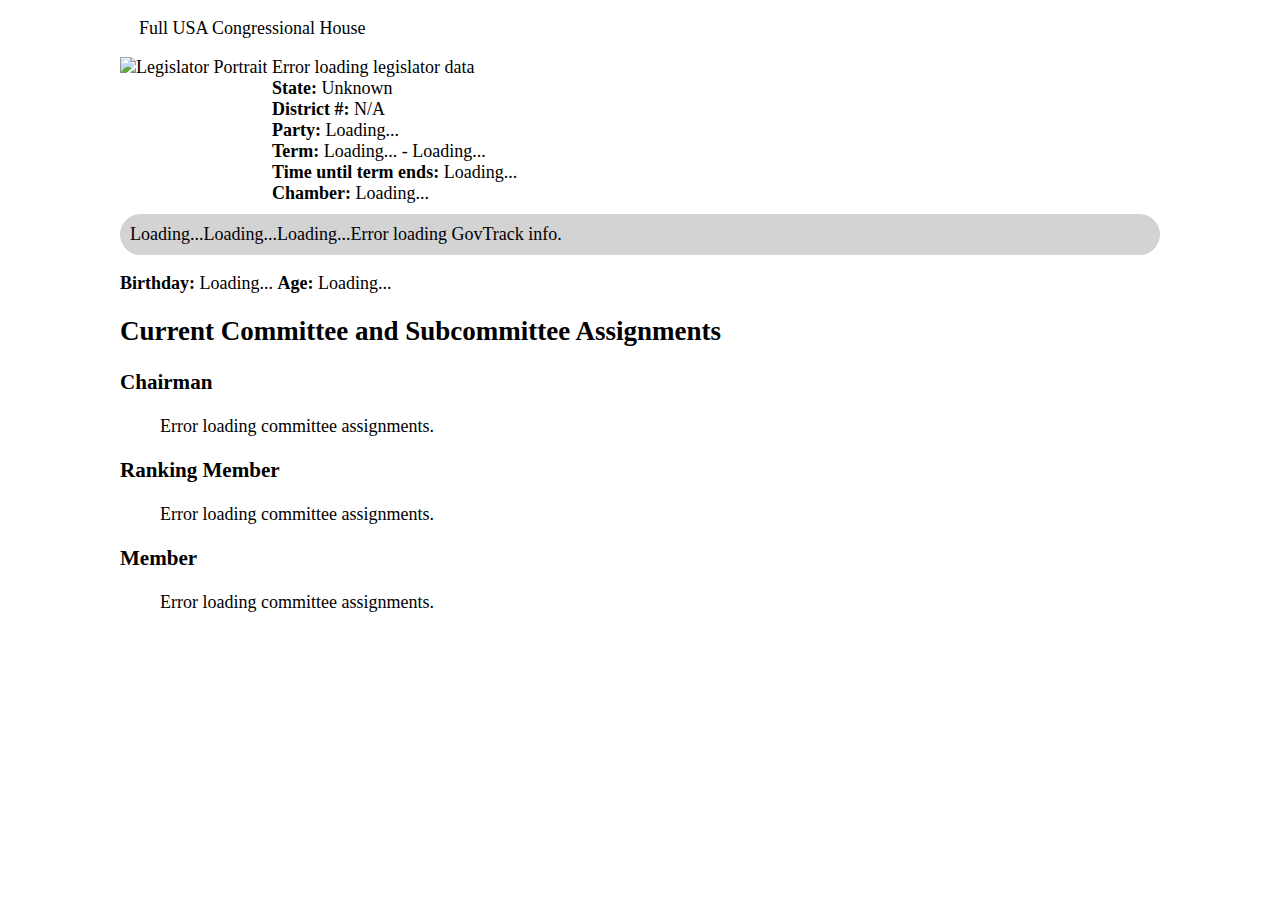
<file: house.html>
<!DOCTYPE html>
<html lang="en">
<head>
<meta charset="UTF-8" />
<meta name="viewport" content="width=device-width, initial-scale=1" />
<title>Legislator Info with Committee Roles</title>
<style>
  body { margin: 0px 120px; font-size: 18px; }
  .info { display: inline-block; vertical-align: top; }
  #menu ul { list-style-type: none; margin: 10px 0px; padding: 0; display: flex; }
  #menu ul li a { display: inline-block; color: black; background-color: white; padding:8px 16px; border-radius: 50px; margin: 0px 3px; text-decoration: none; }
  #links ul { list-style-type: none; margin: 10px 0px; padding: 0; display: flex; background-color: #d3d3d3; border-radius: 25px; padding: 10px; }
  #links ul li a { color: black; text-decoration: none; margin: 0px 10px; }
  #links ul li a:hover { color: white; }
</style>
</head>
<body>
<div id="menu">
  <ul>
    <li><a href="index.html">Full USA Congressional House</a></li>
  </ul>
</div>
<div style="display:inline-block;">
  <img id="portraitImg" alt="Legislator Portrait" style="width:250px; height:auto;" />
</div>
<div class="info">
  <span id="officialFullName">Loading...</span>
  <div id="nicknameContainer" style="display:none"><p><strong>Nickname:</strong> <span id="nickname"></span></p></div>
  <br /><strong>State:</strong> <span id="stateFullName">Loading...</span>
  <br /><strong>District #:</strong> <span id="districtNum"></span>
  <br /><strong>Party:</strong> <span id="party">Loading...</span>
  <br /><strong>Term:</strong> <span id="termStart">Loading...</span> - <span id="termEnd">Loading...</span>
  <br /><strong>Time until term ends:</strong> <span id="termCountdown">Loading...</span>
  <br /><strong>Chamber:</strong> <span id="chamber">Loading...</span>
</div>
<div id="links">
  <ul>
    <li><span id="ballotpedia">Loading...</span></li>
    <li><span id="votesmart">Loading...</span></li>
    <li><span id="opensecrets">Loading...</span></li>
    <li><span id="govtrack">Loading...</span></li>
  </ul>
</div>
<p><strong>Birthday:</strong> <span id="birthday">Loading...</span> <strong>Age:</strong> <span id="age">Loading...</span></p>
<div id="startDates"></div>
<div id="tenure"></div>
<div id="committeeAssignments" style="margin-top:20px;">
  <h2>Current Committee and Subcommittee Assignments</h2>
  <h3>Chairman</h3>
  <ul id="chairmanList">Loading...</ul>
  <h3>Ranking Member</h3>
  <ul id="rankingMemberList">Loading...</ul>
  <h3>Member</h3>
  <ul id="memberList">Loading...</ul>
</div>
<script>
const votingStates = new Set([
  "AL","AK","AZ","AR","CA","CO","CT","DE","FL","GA","HI","ID","IL","IN","IA",
  "KS","KY","LA","ME","MD","MA","MI","MN","MS","MO","MT","NE","NV","NH","NJ",
  "NM","NY","NC","ND","OH","OK","OR","PA","RI","SC","SD","TN","TX","UT","VT",
  "VA","WA","WV","WI","WY"
]);

const stateNames = {
  "AL":"Alabama","AK":"Alaska","AS":"American Samoa","AZ":"Arizona","AR":"Arkansas","CA":"California","CO":"Colorado","CT":"Connecticut","DE":"Delaware",
  "DC":"District Of Columbia","FL":"Florida","GA":"Georgia","GU":"Guam","HI":"Hawaii","ID":"Idaho","IL":"Illinois","IN":"Indiana","IA":"Iowa","KS":"Kansas",
  "KY":"Kentucky","LA":"Louisiana","ME":"Maine","MH":"Marshall Islands","MD":"Maryland","MA":"Massachusetts","MI":"Michigan","MN":"Minnesota","MS":"Mississippi",
  "MO":"Missouri","MT":"Montana","NE":"Nebraska","NV":"Nevada","NH":"New Hampshire","NJ":"New Jersey","NM":"New Mexico","NY":"New York","NC":"North Carolina",
  "ND":"North Dakota","NP":"Northern Mariana Islands","OH":"Ohio","OK":"Oklahoma","OR":"Oregon","PA":"Pennsylvania","PR":"Puerto Rico","RI":"Rhode Island",
  "SC":"South Carolina","SD":"South Dakota","TN":"Tennessee","TX":"Texas","VI":"US Virgin Islands","UT":"Utah","VT":"Vermont","VA":"Virginia","WA":"Washington",
  "WV":"West Virginia","WI":"Wisconsin","WY":"Wyoming"
};

function calculateAge(dateStr){
  if(!dateStr) return "N/A";
  const d = new Date(dateStr);
  const t = new Date();
  let a = t.getFullYear() - d.getFullYear();
  const m = t.getMonth() - d.getMonth();
  if(m < 0 || (m === 0 && t.getDate() < d.getDate())) a--;
  return a;
}
function formatLongDate(dateStr){
  if(!dateStr) return "N/A";
  const d = new Date(dateStr);
  if(isNaN(d)) return "N/A";
  return d.toLocaleDateString("en-US", {weekday:"long", year:"numeric", month:"long", day:"numeric"});
}
function formatTermDate(dateStr){
  if(!dateStr) return "N/A";
  const d = new Date(dateStr);
  if(isNaN(d)) return "N/A";
  const mm = String(d.getMonth()+1).padStart(2,"0");
  const dd = String(d.getDate()).padStart(2,"0");
  const yyyy = d.getFullYear();
  return `${mm}/${dd}/${yyyy}`;
}
function calculateCountdown(endDateStr){
  if(!endDateStr) return "N/A";
  const now = new Date();
  const endDate = new Date(endDateStr);
  if(endDate <= now) return "Term ended";
  let years = endDate.getFullYear() - now.getFullYear();
  let months = endDate.getMonth() - now.getMonth();
  let days = endDate.getDate() - now.getDate();
  if(days < 0){
    months--;
    days += new Date(endDate.getFullYear(), endDate.getMonth(), 0).getDate();
  }
  if(months < 0){
    years--;
    months += 12;
  }
  let parts = [];
  if(years > 0) parts.push(years + " year" + (years > 1 ? "s" : ""));
  if(months > 0) parts.push(months + " month" + (months > 1 ? "s" : ""));
  parts.push(days + " day" + (days !== 1 ? "s" : ""));
  return parts.join(", ");
}
function calculateTenure(startDateStr){
  if(!startDateStr) return "N/A";
  const now = new Date();
  const start = new Date(startDateStr);
  if(start > now) return "N/A";
  let years = now.getFullYear() - start.getFullYear();
  let months = now.getMonth() - start.getMonth();
  let days = now.getDate() - start.getDate();
  if(days < 0){
    months--;
    days += new Date(now.getFullYear(), now.getMonth(), 0).getDate();
  }
  if(months < 0){
    years--;
    months += 12;
  }
  let parts = [];
  if(years > 0) parts.push(years + " year" + (years > 1 ? "s" : ""));
  if(months > 0) parts.push(months + " month" + (months > 1 ? "s" : ""));
  if(days > 0) parts.push(days + " day" + (days !== 1 ? "s" : ""));
  if(parts.length === 0) return "Less than a day";
  return parts.join(", ");
}
function linkifyBallotpedia(name){
  if(!name || name === "N/A") return "N/A";
  return `<a href="https://ballotpedia.org/${name.replace(/ /g,"_")}" target="_blank" rel="noopener noreferrer">Ballotpedia</a>`;
}
function linkifyVoteSmart(id){
  if(!id || id === "N/A") return "N/A";
  return `<a href="https://justfacts.votesmart.org/candidate/biography/${id}/" target="_blank" rel="noopener noreferrer">Vote Smart</a>`;
}
function linkifyOpenSecrets(id, name){
  if(!id || id === "N/A" || !name || name === "N/A") return "N/A";
  const urlName = name.replace(/ /g,"-").replace(/[^a-zA-Z0-9\-]/g,"");
  return `<a href="https://www.opensecrets.org/members-of-congress/${urlName}/summary?cid=${id}" target="_blank" rel="noopener noreferrer">Open Secrets</a>`;
}
function linkifyGovTrack(id){
  if(!id || id === "N/A") return "N/A";
  return `<a href="https://www.govtrack.us/congress/members/${id}" target="_blank" rel="noopener noreferrer">GovTrack</a>`;
}
function isSameDay(d1, d2){
  if(!d1 || !d2) return false;
  const date1 = new Date(d1);
  const date2 = new Date(d2);
  return date1.getFullYear() === date2.getFullYear() && date1.getMonth() === date2.getMonth() &&
         date1.getDate() === date2.getDate();
}
function isDateInFuture(dateStr){
  if(!dateStr) return false;
  return new Date(dateStr) > new Date();
}
// End helper functions

// Extract query params
const query = window.location.search;
let stateAbbr = "N/A";
let districtNum = "N/A";
if(query.length > 1){
  const parts = query.substring(1).split("-");
  stateAbbr = parts[0].toUpperCase() || "N/A";
  districtNum = parts[1] || "N/A";
}
document.getElementById("stateFullName").textContent = stateNames[stateAbbr] || "Unknown";
document.getElementById("districtNum").textContent = districtNum;

Promise.all([
  fetch("https://unitedstates.github.io/congress-legislators/legislators-current.json").then(res => res.json()),
  fetch("https://unitedstates.github.io/congress-legislators/committee-membership-current.json").then(res => res.json()),
  fetch("https://unitedstates.github.io/congress-legislators/committees-current.json").then(res => res.json())
]).then(([legislatorsData, membershipData, committeesData]) => {
  const currentDate = new Date();

  // Match legislator using last term ONLY as per your index page's logic
  const legislator = legislatorsData.find(leg => {
    if (!leg.terms || leg.terms.length === 0) return false;
    const lastTerm = leg.terms[leg.terms.length - 1];
    return lastTerm.type === "rep" &&
      (!lastTerm.end || new Date(lastTerm.end) > currentDate) &&
      lastTerm.state === stateAbbr &&
      String(lastTerm.district) === String(districtNum) &&
      votingStates.has(lastTerm.state);
  });

  if (!legislator) {
    document.getElementById("officialFullName").textContent = "No current representative found for this district";
    ["nickname","birthday","age","party","termStart","termEnd","termCountdown","chamber","ballotpedia","votesmart","opensecrets","govtrack"].forEach(id => {
      const el = document.getElementById(id);
      if (el) el.textContent = "";
    });
    ["chairmanList","rankingMemberList","memberList"].forEach(id => document.getElementById(id).innerHTML = "<li>None</li>");
    document.getElementById("portraitImg").alt = "No Representative Portrait Available";
    document.getElementById("portraitImg").src = "";
    document.body.style.backgroundColor = "";
    document.getElementById("startDates").innerHTML = "";
    document.getElementById("tenure").innerHTML = "";
    return;
  }

  // Use last term for data
  const lastTerm = legislator.terms[legislator.terms.length - 1];

  const officialName = legislator.name.official_full;
  const nickname = legislator.bio?.nickname || null;
  const birthdayRaw = legislator.bio?.birthday || "N/A";
  const birthday = formatLongDate(birthdayRaw);
  const age = birthdayRaw !== "N/A" ? calculateAge(birthdayRaw) : "N/A";
  const party = lastTerm.party || "N/A";
  const ballotpediaRaw = legislator.id.ballotpedia || "N/A";
  const ballotpedia = linkifyBallotpedia(ballotpediaRaw);
  const votesmartRaw = legislator.id.votesmart || "N/A";
  const votesmart = linkifyVoteSmart(votesmartRaw);
  const opensecretsRaw = legislator.id.opensecrets || "N/A";
  const opensecrets = linkifyOpenSecrets(opensecretsRaw, officialName);
  const govtrackRaw = legislator.id.govtrack || "N/A";
  const govtrack = linkifyGovTrack(govtrackRaw);
  const chamber = lastTerm.type === "sen" ? "Senate" : lastTerm.type === "rep" ? "House" : "Unknown";
  const termStartRaw = lastTerm.start || "N/A";
  const termEndRaw = lastTerm.end || "N/A";
  const termStart = formatTermDate(termStartRaw);
  const termEnd = formatTermDate(termEndRaw);
  document.getElementById("termStart").textContent = termStart;
  document.getElementById("termEnd").textContent = termEnd;
  const termCountdown = lastTerm ? calculateCountdown(termEndRaw) : "N/A";

  const allStarts = legislator.terms.map(t => t.start).filter(Boolean).sort((a,b) => new Date(a) - new Date(b));
  const startedCongressRaw = allStarts.length > 0 ? allStarts[0] : "N/A";
  const startedCongress = formatLongDate(startedCongressRaw);
  const tenureCongress = calculateTenure(startedCongressRaw);
  const termsInChamber = legislator.terms.filter(t => t.type === lastTerm.type);
  const chamberStarts = termsInChamber.map(t => t.start).filter(Boolean).sort((a,b) => new Date(a) - new Date(b));
  const startedChamberRaw = chamberStarts.length > 0 ? chamberStarts[0] : "N/A";
  const startedChamber = formatLongDate(startedChamberRaw);
  const tenureChamber = calculateTenure(startedChamberRaw);

  let startDatesContent = "";
  if(isSameDay(startedCongressRaw, startedChamberRaw)) {
    startDatesContent = `<p><strong>Started in Congress:</strong> ${startedCongress}</p>`;
  } else {
    startDatesContent = `<p><strong>Started in Congress:</strong> ${startedCongress}</p><p><strong>Started in This Chamber:</strong> ${startedChamber}</p>`;
  }
  document.getElementById("startDates").innerHTML = startDatesContent;

  let tenureContent = "";
  if(isSameDay(startedCongressRaw, startedChamberRaw)) {
    tenureContent = `<p><strong>Time in Congress:</strong> ${tenureCongress}</p>`;
  } else {
    tenureContent = `<p><strong>Time in Congress:</strong> ${tenureCongress}</p><p><strong>Time in This Chamber:</strong> ${tenureChamber}</p>`;
  }
  document.getElementById("tenure").innerHTML = tenureContent;

  document.getElementById("officialFullName").textContent = officialName;
  if(nickname){
    document.getElementById("nicknameContainer").style.display = "block";
    document.getElementById("nickname").textContent = nickname;
  } else {
    document.getElementById("nicknameContainer").style.display = "none";
  }
  document.getElementById("birthday").textContent = birthday;
  document.getElementById("age").textContent = age;
  document.getElementById("chamber").textContent = chamber;
  document.getElementById("party").textContent = party;
  document.getElementById("ballotpedia").innerHTML = ballotpedia;
  document.getElementById("votesmart").innerHTML = votesmart;
  document.getElementById("opensecrets").innerHTML = opensecrets;
  document.getElementById("govtrack").innerHTML = govtrack;
  document.getElementById("termCountdown").textContent = termCountdown;

  if(party === "Republican") {
    document.body.style.backgroundColor = "#ffcccc";
  } else if(party === "Democrat") {
    document.body.style.backgroundColor = "#cce5ff";
  } else {
    document.body.style.backgroundColor = "";
  }

  const imgUrl = `https://raw.githubusercontent.com/unitedstates/images/refs/heads/gh-pages/congress/450x550/${legislator.id.bioguide}.jpg`;
  const imgElem = document.getElementById("portraitImg");
  imgElem.src = imgUrl;
  imgElem.alt = `Portrait of ${officialName}`;

  // Committee assignments
  const bioguideId = legislator.id.bioguide;
  const committeeMap = {};
  committeesData.forEach(comm => {
    if(comm.thomas_id){
      committeeMap[comm.thomas_id] = comm;
      if(comm.subcommittees){
        comm.subcommittees.forEach(sub => {
          if(sub.thomas_id) committeeMap[`${comm.thomas_id}${sub.thomas_id}`] = { name: `${comm.name} - ${sub.name}` };
        });
      }
    }
  });

  const chairmanListElem = document.getElementById("chairmanList");
  const rankingMemberListElem = document.getElementById("rankingMemberList");
  const memberListElem = document.getElementById("memberList");

  let chairmanAssignments = [];
  let rankingAssignments = [];
  let memberAssignments = [];

  for(const committeeCode in membershipData){
    const members = membershipData[committeeCode];
    members.forEach(member => {
      if(member.bioguide === bioguideId){
        let fullName = committeeMap[committeeCode] ? committeeMap[committeeCode].name : committeeCode;
        if(member.subcommittee){
          let subCode = committeeCode + member.subcommittee;
          if(committeeMap[subCode]){
            fullName = committeeMap[subCode].name;
          }else{
            fullName += ` - Subcommittee ${member.subcommittee}`;
          }
        }
        const titleLower = (member.title || "").toLowerCase();
        const entryText = `${fullName} (${member.title || "Member"})`;
        if(titleLower.includes("chair")){
          chairmanAssignments.push(entryText);
        }else if(titleLower.includes("ranking")){
          rankingAssignments.push(entryText);
        }else{
          memberAssignments.push(entryText);
        }
      }
    });
  }

  function fillList(element, items){
    if(items.length === 0){
      element.innerHTML = "<li>None</li>";
    } else {
      element.innerHTML = "";
      items.forEach(text => {
        const li = document.createElement("li");
        li.textContent = text;
        element.appendChild(li);
      });
    }
  }

  fillList(chairmanListElem, chairmanAssignments);
  fillList(rankingMemberListElem, rankingAssignments);
  fillList(memberListElem, memberAssignments);
}).catch(error => {
  console.error("Error loading data:", error);
  document.getElementById("officialFullName").textContent = "Error loading legislator data";
  ["chairmanList","rankingMemberList","memberList"].forEach(id => document.getElementById(id).textContent = "Error loading committee assignments.");
  document.getElementById("govtrack").textContent = "Error loading GovTrack info.";
});
</script>
</body>
</html>
</file>
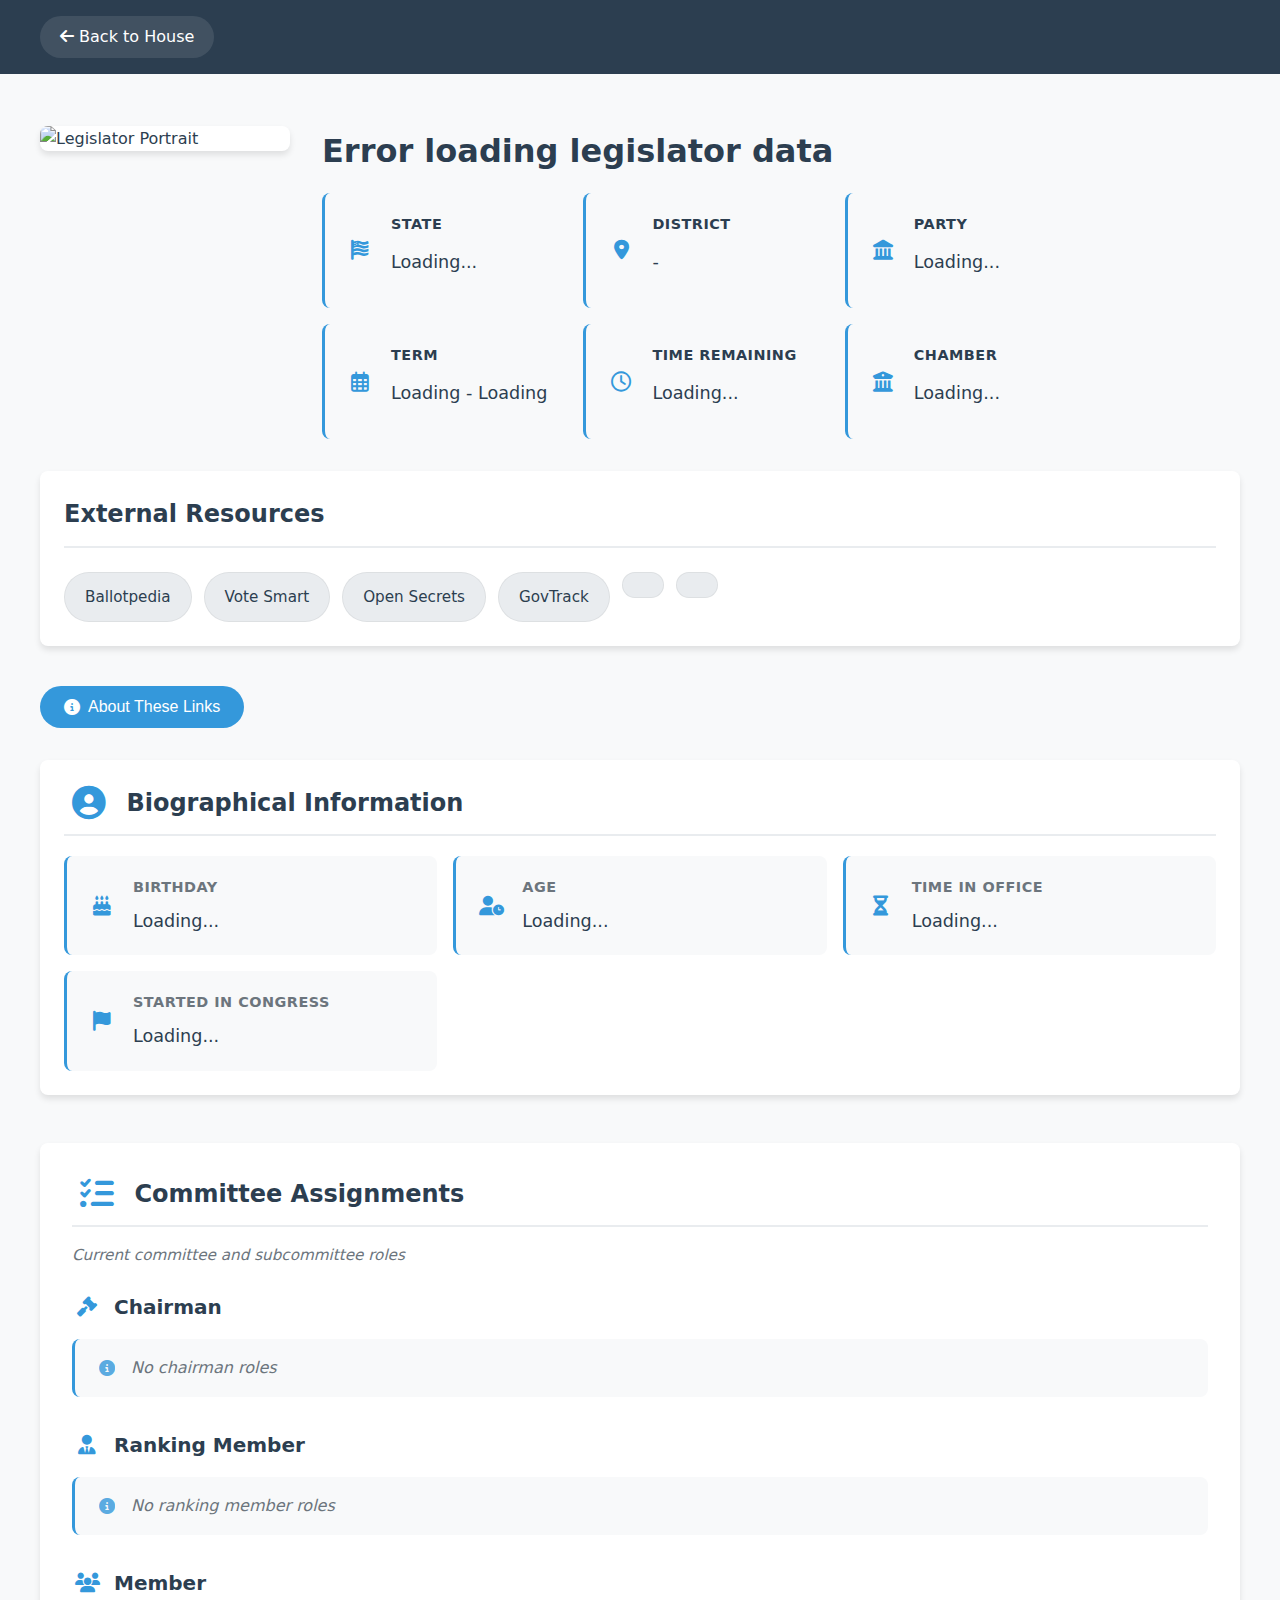
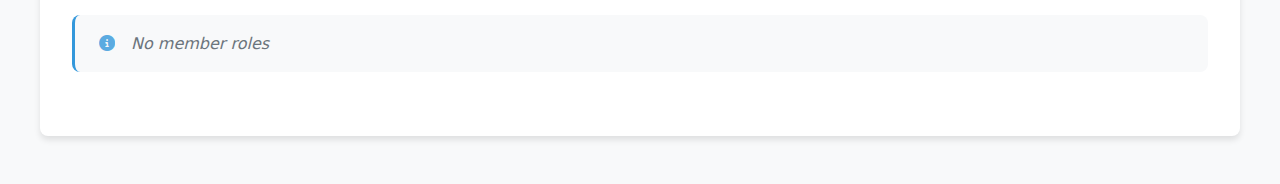
<file: representative.html>
<!DOCTYPE html>
<html lang="en">
<head>
    <meta charset="UTF-8" />
    <meta name="viewport" content="width=device-width, initial-scale=1" />
    <title>Legislator Info with Committee Roles</title>
    <link rel="stylesheet" href="https://cdnjs.cloudflare.com/ajax/libs/font-awesome/6.4.0/css/all.min.css" />
    <style>
        :root {
            --primary: #2c3e50;
            --secondary: #3498db;
            --accent: #e74c3c;
            --light: #f8f9fa;
            --dark: #2c3e50;
            --gray: #6c757d;
            --light-gray: #e9ecef;
            --border-radius: 8px;
            --box-shadow: 0 4px 6px rgba(0, 0, 0, 0.1);
            --transition: all 0.3s ease;
        }

        * {
            margin: 0;
            padding: 0;
            box-sizing: border-box;
        }

        body {
            font-family: 'Segoe UI', system-ui, -apple-system, sans-serif;
            line-height: 1.6;
            color: var(--dark);
            background-color: var(--light);
            font-size: 16px;
            padding: 0;
            margin: 0 20px;
        }

        .container {
            max-width: 1200px;
            margin: 0 auto;
            padding: 20px 0 0;
        }

        /* Header & Navigation */
        #menu {
            background-color: var(--primary);
            padding: 1rem 20px;
            margin: 0 -20px 0;
        }

        #menu ul {
            list-style-type: none;
            display: flex;
            gap: 1rem;
            margin: 0;
            padding: 0;
            max-width: 1200px;
            margin: 0 auto;
        }

        #menu ul li a {
            display: inline-block;
            color: white;
            background-color: rgba(255, 255, 255, 0.1);
            padding: 0.5rem 1.25rem;
            border-radius: 50px;
            text-decoration: none;
            transition: var(--transition);
            font-weight: 500;
        }

        #menu ul li a:hover {
            background-color: rgba(255, 255, 255, 0.2);
            transform: translateY(-2px);
        }

        /* Profile Section */
        .profile-container {
            display: flex;
            flex-wrap: wrap;
            gap: 2rem;
            margin: 2rem 0;
            align-items: flex-start;
        }

        .portrait-container {
            flex: 0 0 250px;
            position: relative;
            border-radius: var(--border-radius);
            overflow: hidden;
            box-shadow: var(--box-shadow);
            background: white;
        }

        #portraitImg {
            width: 100%;
            height: auto;
            display: block;
            transition: var(--transition);
        }

        .portrait-container:hover #portraitImg {
            transform: scale(1.02);
        }

        .info-card {
            background: white;
            border-radius: var(--border-radius);
            padding: 1.5rem;
            margin: 1.5rem 0;
            box-shadow: var(--box-shadow);
        }

        .info-card h3, .committee-section h2 {
            color: var(--primary);
            margin-bottom: 1.25rem;
            padding-bottom: 0.75rem;
            border-bottom: 2px solid var(--light-gray);
            font-size: 1.5rem;
            display: flex;
            align-items: center;
            gap: 0.75rem;
        }

        .info-card h3 i, .committee-section h2 i {
            color: var(--secondary);
            font-size: 1.4em;
            width: 1.5em;
            text-align: center;
        }

        /* Committee Section Styles */
        .committee-section {
            margin-top: 2rem;
        }

        .committee-section h2 {
            color: var(--primary);
            margin-bottom: 1.5rem;
        }

        .section-subtitle {
            color: var(--gray);
            margin: -1rem 0 1.5rem;
            font-style: italic;
            font-size: 0.95rem;
        }

        .committee-section h3 {
            color: var(--primary);
            margin: 1.5rem 0 1rem;
            display: flex;
            align-items: center;
            gap: 0.75rem;
            font-size: 1.25rem;
        }

        .committee-section h3 i {
            color: var(--secondary);
            width: 1.5em;
            text-align: center;
        }

        .role-list {
            list-style: none;
            padding: 0;
            margin: 0 0 2rem 1.5rem;
        }

        .role-list li {
            padding: 0.75rem 1rem;
            margin-bottom: 0.5rem;
            background: var(--light);
            border-radius: var(--border-radius);
            display: flex;
            align-items: center;
            gap: 0.75rem;
            transition: var(--transition);
            border-left: 3px solid var(--secondary);
        }

        .role-list li:hover {
            transform: translateX(5px);
            box-shadow: 0 2px 8px rgba(0,0,0,0.1);
        }

        .role-list li i {
            color: var(--secondary);
            width: 1.5em;
            text-align: center;
            opacity: 0.8;
        }

        .empty-state {
            color: var(--gray);
            font-style: italic;
        }

        .info-grid {
            display: grid;
            grid-template-columns: repeat(3, 1fr);
            gap: 1rem;
            margin-top: 1rem;
            width: 100%;
        }
        
        @media (max-width: 768px) {
            .info-grid {
                grid-template-columns: repeat(auto-fill, minmax(200px, 1fr));
            }
        }

        .info-item {
            background: var(--light);
            padding: 1.25rem;
            border-radius: var(--border-radius);
            transition: var(--transition);
            border-left: 3px solid var(--secondary);
            display: flex;
            align-items: center;
            gap: 1rem;
            height: 100%;
        }

        .info-icon {
            font-size: 1.25rem;
            color: var(--secondary);
            width: 30px;
            height: 30px;
            display: flex;
            align-items: center;
            justify-content: center;
            flex-shrink: 0;
        }

        .info-content {
            flex: 1;
        }

        .info-item strong {
            display: block;
            color: var(--gray);
            font-size: 0.9rem;
            margin-bottom: 0.5rem;
            text-transform: uppercase;
            letter-spacing: 0.5px;
        }

        .info-item p {
            color: var(--dark);
            font-size: 1.1rem;
            margin: 0;
            font-weight: 500;
        }

        .info-item:hover {
            transform: translateY(-2px);
            box-shadow: 0 2px 8px rgba(0,0,0,0.1);
        }


        .info p {
            margin: 0.75rem 0;
            color: var(--dark);
        }

        .info strong {
            color: var(--primary);
            margin-right: 0.5rem;
        }

        /* Links Section */
        #links {
            background: white;
            border-radius: var(--border-radius);
            padding: 1.5rem;
            margin: 2rem 0;
            box-shadow: var(--box-shadow);
        }

        #links h2 {
            color: var(--primary);
            margin-bottom: 1.5rem;
            padding-bottom: 0.75rem;
            border-bottom: 2px solid var(--light-gray);
        }

        #links ul {
            list-style: none;
            display: flex;
            flex-wrap: wrap;
            gap: 0.75rem;
            margin: 0;
            padding: 0;
            background: none;
            border-radius: 0;
            padding: 0;
        }

        #links ul li a {
            display: inline-flex;
            align-items: center;
            gap: 0.5rem;
            padding: 0.75rem 1.25rem;
            background: var(--light-gray);
            border-radius: 50px;
            color: var(--dark);
            text-decoration: none;
            transition: var(--transition);
            font-size: 0.95rem;
            font-weight: 500;
            border: 1px solid rgba(0,0,0,0.05);
            margin: 0;
        }

        #links ul li a:hover {
            background: var(--secondary);
            color: white;
            transform: translateY(-2px);
            box-shadow: 0 4px 12px rgba(52, 152, 219, 0.3);
        }

        /* Info Button */
        #moreInfoBtn {
            display: inline-flex;
            align-items: center;
            gap: 0.5rem;
            background: var(--secondary);
            color: white;
            border: none;
            padding: 0.75rem 1.5rem;
            border-radius: 50px;
            cursor: pointer;
            font-size: 1rem;
            font-weight: 500;
            transition: var(--transition);
            margin: 0.5rem 0;
        }

        #moreInfoBtn:hover {
            background: #2980b9;
            transform: translateY(-2px);
            box-shadow: 0 4px 12px rgba(52, 152, 219, 0.3);
        }

        #moreInfoBtn:active {
            transform: translateY(0);
        }

        #linksExplanation {
            display: none;
            background: var(--light);
            border-radius: var(--border-radius);
            padding: 1.5rem;
            margin-top: 1rem;
            box-shadow: var(--box-shadow);
        }

        #linksExplanation p {
            margin: 0.5rem 0;
            color: var(--dark);
            line-height: 1.6;
        }

        /* Committee Section */
        #committeeAssignments {
            background: white;
            border-radius: var(--border-radius);
            padding: 2rem;
            margin: 3rem 0;
            box-shadow: var(--box-shadow);
        }

        #committeeAssignments h2 {
            color: var(--primary);
            margin-bottom: 2rem;
            padding-bottom: 0.75rem;
            border-bottom: 2px solid var(--light-gray);
        }

        #committeeAssignments h3 {
            color: var(--primary);
            margin: 1.5rem 0 1rem;
            font-size: 1.25rem;
        }

        #committeeAssignments ul {
            list-style: none;
            padding: 0;
            margin: 0 0 2rem;
        }

        #committeeAssignments ul li {
            background: var(--light);
            padding: 1rem 1.25rem;
            margin: 0.5rem 0;
            border-radius: var(--border-radius);
            transition: var(--transition);
            border-left: 3px solid var(--secondary);
        }

        #committeeAssignments ul li:hover {
            transform: translateX(5px);
            box-shadow: 0 2px 8px rgba(0,0,0,0.1);
        }

        /* Responsive Design */
        @media (max-width: 768px) {
            .profile-container {
                flex-direction: column;
            }
            
            .portrait-container {
                width: 100%;
                max-width: 300px;
                margin: 0 auto;
            }
            
            .info {
                width: 100%;
                min-width: auto;
            }
            
            #links ul {
                flex-direction: column;
            }
            
            #links ul li a {
                justify-content: center;
            }
        }
    </style>
</head>
<body>
<div id="menu">
    <ul>
        <li id="backLink"><a href="#">Back</a></li>
    </ul>
</div>
<div class="container">
    <div class="profile-container">
        <div class="portrait-container">
            <img id="portraitImg" alt="Legislator Portrait" />
        </div>
        <div class="info">
            <h1 id="officialFullName">Loading...</h1>
            <div id="nicknameContainer" class="meta-tag" style="display:none">
                <strong>Nickname:</strong> <span id="nickname"></span>
            </div>
            
            <div class="info-grid">
                <div class="info-item">
                    <div class="info-icon"><i class="fas fa-flag-usa"></i></div>
                    <div class="info-content">
                        <strong>State</strong>
                        <p id="stateFullName">Loading...</p>
                    </div>
                </div>
                <div class="info-item">
                    <div class="info-icon"><i class="fas fa-map-marker-alt"></i></div>
                    <div class="info-content">
                        <strong>District</strong>
                        <p id="districtNum">-</p>
                    </div>
                </div>
                <div class="info-item">
                    <div class="info-icon" id="partyIcon"><i class="fas fa-landmark"></i></div>
                    <div class="info-content">
                        <strong>Party</strong>
                        <p id="party">Loading...</p>
                    </div>
                </div>
                <div class="info-item">
                    <div class="info-icon"><i class="far fa-calendar-alt"></i></div>
                    <div class="info-content">
                        <strong>Term</strong>
                        <p><span id="termStart">Loading</span> - <span id="termEnd">Loading</span></p>
                    </div>
                </div>
                <div class="info-item">
                    <div class="info-icon"><i class="far fa-clock"></i></div>
                    <div class="info-content">
                        <strong>Time Remaining</strong>
                        <p id="termCountdown">Loading...</p>
                    </div>
                </div>
                <div class="info-item">
                    <div class="info-icon"><i class="fas fa-university"></i></div>
                    <div class="info-content">
                        <strong>Chamber</strong>
                        <p id="chamber">Loading...</p>
                    </div>
                </div>
            </div>
        </div>
    </div>
    <div id="links">
        <h2>External Resources</h2>
        <ul>
            <li><a href="#" id="ballotpedia" target="_blank" rel="noopener noreferrer">Ballotpedia</a></li>
            <li><a href="#" id="votesmart" target="_blank" rel="noopener noreferrer">Vote Smart</a></li>
            <li><a href="#" id="opensecrets" target="_blank" rel="noopener noreferrer">Open Secrets</a></li>
            <li><a href="#" id="govtrack" target="_blank" rel="noopener noreferrer">GovTrack</a></li>
            <li><a href="#" id="unusualWhales" target="_blank" rel="noopener noreferrer">Unusual Whales</a></li>
            <li><a href="#" id="trackAIPAC" target="_blank" rel="noopener noreferrer">Track AIPAC</a></li>
        </ul>
    </div>
    
    <button id="moreInfoBtn">
        <i class="fas fa-info-circle"></i> About These Links
    </button>
    
    <div id="linksExplanation">
        <p><strong>Ballotpedia:</strong> An online encyclopedia of American politics and elections.</p>
        <p><strong>Vote Smart:</strong> Provides biographical, voting record, and interest group ratings for politicians. Users get 5 free views per day before needing to create a free account to continue viewing pages.</p>
        <p><strong>OpenSecrets:</strong> Tracks campaign contributions and lobbying expenditures.</p>
        <p><strong>GovTrack:</strong> Tracks bills, votes, and legislator profiles in Congress.</p>
        <p><strong>Unusual Whales:</strong> Tracks unusual options trading activity related to politicians.</p>
        <p><strong>Track AIPAC:</strong> Tracks campaign contributions and political influence related to the American Israel Public Affairs Committee.</p>
    </div>
    <div class="info-card">
        <h3><i class="fas fa-user-circle"></i> Biographical Information</h3>
        <div class="info-grid">
            <div class="info-item">
                <div class="info-icon"><i class="fas fa-birthday-cake"></i></div>
                <div class="info-content">
                    <strong>Birthday</strong>
                    <p id="birthday">Loading...</p>
                </div>
            </div>
            <div class="info-item">
                <div class="info-icon"><i class="fas fa-user-clock"></i></div>
                <div class="info-content">
                    <strong>Age</strong>
                    <p id="age">Loading...</p>
                </div>
            </div>
            <div class="info-item">
                <div class="info-icon"><i class="fas fa-hourglass-half"></i></div>
                <div class="info-content">
                    <strong>Time in Office</strong>
                    <p id="tenure">Loading...</p>
                </div>
            </div>
            <div class="info-item">
                <div class="info-icon"><i class="fas fa-flag"></i></div>
                <div class="info-content">
                    <strong>Started in Congress</strong>
                    <p id="startDates">Loading...</p>
                </div>
            </div>
        </div>
    </div>

    <div id="committeeAssignments" class="committee-section">
        <h2><i class="fas fa-tasks"></i> Committee Assignments</h2>
        <p class="section-subtitle">Current committee and subcommittee roles</p>
        
        <h3><i class="fas fa-gavel"></i> Chairman</h3>
        <ul id="chairmanList" class="role-list">
            <li class="empty-state"><i class="fas fa-info-circle"></i> No chairman roles</li>
        </ul>
        
        <h3><i class="fas fa-user-tie"></i> Ranking Member</h3>
        <ul id="rankingMemberList" class="role-list">
            <li class="empty-state"><i class="fas fa-info-circle"></i> No ranking member roles</li>
        </ul>
        
        <h3><i class="fas fa-users"></i> Member</h3>
        <ul id="memberList" class="role-list">
            <li class="empty-state"><i class="fas fa-info-circle"></i> No member roles</li>
        </ul>
    </div>
</div>
<script>
    const votingStates = new Set([
        "AL","AK","AZ","AR","CA","CO","CT","DE","FL","GA","HI","ID","IL","IN","IA",
        "KS","KY","LA","ME","MD","MA","MI","MN","MS","MO","MT","NE","NV","NH","NJ",
        "NM","NY","NC","ND","OH","OK","OR","PA","RI","SC","SD","TN","TX","UT","VT",
        "VA","WA","WV","WI","WY"
    ]);

    const stateNames = {
        "AL":"Alabama","AK":"Alaska","AS":"American Samoa","AZ":"Arizona","AR":"Arkansas","CA":"California","CO":"Colorado","CT":"Connecticut","DE":"Delaware",
        "DC":"District Of Columbia","FL":"Florida","GA":"Georgia","GU":"Guam","HI":"Hawaii","ID":"Idaho","IL":"Illinois","IN":"Indiana","IA":"Iowa","KS":"Kansas",
        "KY":"Kentucky","LA":"Louisiana","ME":"Maine","MH":"Marshall Islands","MD":"Maryland","MA":"Massachusetts","MI":"Michigan","MN":"Minnesota","MS":"Mississippi",
        "MO":"Missouri","MT":"Montana","NE":"Nebraska","NV":"Nevada","NH":"New Hampshire","NJ":"New Jersey","NM":"New Mexico","NY":"New York","NC":"North Carolina",
        "ND":"North Dakota","NP":"Northern Mariana Islands","OH":"Ohio","OK":"Oklahoma","OR":"Oregon","PA":"Pennsylvania","PR":"Puerto Rico","RI":"Rhode Island",
        "SC":"South Carolina","SD":"South Dakota","TN":"Tennessee","TX":"Texas","VI":"US Virgin Islands","UT":"Utah","VT":"Vermont","VA":"Virginia","WA":"Washington",
        "WV":"West Virginia","WI":"Wisconsin","WY":"Wyoming"
    };

    // Toggle for info button
    document.addEventListener('DOMContentLoaded', function() {
        const infoButton = document.getElementById('moreInfoBtn');
        const infoContent = document.getElementById('linksExplanation');
        
        if (infoButton && infoContent) {
            infoButton.addEventListener('click', function(e) {
                e.preventDefault();
                if (infoContent.style.display === 'none' || !infoContent.style.display) {
                    infoContent.style.display = 'block';
                    this.textContent = 'Less Info';
                } else {
                    infoContent.style.display = 'none';
                    this.textContent = 'More Info';
                }
            });
        }
    });

    // Helper functions
    function calculateAge(dateStr){
        if(!dateStr) return "N/A";
        const d = new Date(dateStr), t = new Date();
        let a = t.getFullYear() - d.getFullYear();
        if(t.getMonth() < d.getMonth() || (t.getMonth()===d.getMonth() && t.getDate()<d.getDate())) a--;
        return a;
    }
    function formatLongDate(dateStr){
        if(!dateStr) return "N/A";
        const d=new Date(dateStr);
        if(isNaN(d)) return "N/A";
        return d.toLocaleDateString("en-US", {weekday:"long", year:"numeric", month:"long", day:"numeric"});
    }
    function formatTermDate(dateStr){
        if(!dateStr) return "N/A";
        const d=new Date(dateStr);
        if(isNaN(d)) return "N/A";
        return d.getFullYear();
    }
    function calculateCountdown(endDateStr){
        if(!endDateStr) return "N/A";
        const now = new Date(), end = new Date(endDateStr);
        if(end <= now) return "Term ended";
        let y = end.getFullYear() - now.getFullYear();
        let m = end.getMonth() - now.getMonth();
        let d = end.getDate() - now.getDate();
        if(d < 0){ m--; d += new Date(end.getFullYear(), end.getMonth(), 0).getDate(); }
        if(m < 0){ y--; m += 12; }
        let parts = [];
        if(y > 0) parts.push(y + " year" + (y>1?"s":""));
        if(m > 0) parts.push(m + " month" + (m>1?"s":""));
        parts.push(d + " day" + (d!==1?"s":""));
        return parts.join(", ");
    }
    function calculateTenure(startDateStr){
        if(!startDateStr) return "N/A";
        const now = new Date(), start = new Date(startDateStr);
        if(start > now) return "N/A";
        let y = now.getFullYear() - start.getFullYear();
        let m = now.getMonth() - start.getMonth();
        let d = now.getDate() - start.getDate();
        if(d < 0){ m--; d += new Date(now.getFullYear(), now.getMonth(), 0).getDate(); }
        if(m < 0){ y--; m += 12; }
        let parts = [];
        if(y > 0) parts.push(y + " year" + (y>1?"s":""));
        if(m > 0) parts.push(m + " month" + (m>1?"s":""));
        if(d > 0) parts.push(d + " day" + (d!==1?"s":""));
        return parts.length ? parts.join(", ") : "Less than a day";
    }

    function linkifyBallotpediaOrName(id, wikipediaName, officialName) {
        if (id && id !== "N/A") {
            return `<a href="https://ballotpedia.org/${encodeURIComponent(id.replace(/ /g, "_"))}" target="_blank">Ballotpedia</a>`;
        } else if (wikipediaName) {
            const slug = encodeURIComponent(wikipediaName.replace(/ /g, "_"));
            return `<a href="https://ballotpedia.org/${slug}" target="_blank">Ballotpedia</a>`;
        } else if (officialName) {
            const slug = encodeURIComponent(officialName.replace(/ /g, "_"));
            return `<a href="https://ballotpedia.org/${slug}" target="_blank">Ballotpedia</a>`;
        } else {
            return "N/A";
        }
    }
    function linkifyVoteSmart(id) {
        if (!id || id === "N/A") return "N/A";
        return `<a href="https://justfacts.votesmart.org/candidate/biography/${id}/" target="_blank">Vote Smart</a>`;
    }
    function linkifyOpenSecrets(id, n) {
        if (!id || id === "N/A" || !n || n === "N/A") return "N/A";
        const url = n.replace(/ /g, "-").replace(/[^a-zA-Z0-9\-]/g, "");
        return `<a href="https://www.opensecrets.org/members-of-congress/${url}/summary?cid=${id}" target="_blank">Open Secrets</a>`;
    }
    function linkifyGovTrack(id) {
        if (!id || id === "N/A") return "N/A";
        return `<a href="https://www.govtrack.us/congress/members/${id}" target="_blank">GovTrack</a>`;
    }
    function linkifyUnusualWhales(wikipediaName, officialName) {
        let name = "";
        if (wikipediaName) {
            name = wikipediaName;
        } else if (officialName) {
            name = officialName;
        } else {
            return "N/A";
        }
        const encodedName = encodeURIComponent(name);
        return `<a href="https://unusualwhales.com/politics/profile/${encodedName}" target="_blank">Unusual Whales</a>`;
    }
    function linkifyTrackAIPAC(stateFullName, wikipediaName, officialName) {
        if (!stateFullName) return "N/A";
        const stateLower = stateFullName.toLowerCase().replace(/ /g, "");
        let namePart = "";
        if (wikipediaName) {
            namePart = wikipediaName;
        } else if (officialName) {
            namePart = officialName;
        } else {
            return "N/A";
        }
        const encodedName = encodeURIComponent(namePart);
        return `<a href="https://www.trackaipac.com/states/${stateLower}?rq=${encodedName}" target="_blank">Track AIPAC</a>`;
    }

    // Extract bioguide ID and source from query params
    const queryString = window.location.search.slice(1);
    const [bioguideId, sourceParam] = queryString.split('?');
    const source = sourceParam ? sourceParam.split('=')[1] : 'house'; // Default to house if no source specified

    // Set the back link based on source
    const backLink = document.getElementById('backLink');
    if (source === 'senate') {
        backLink.innerHTML = '<a href="senate.html"><i class="fas fa-arrow-left"></i> Back to Senate</a>';
    } else if (source === 'house') {
        backLink.innerHTML = '<a href="house.html"><i class="fas fa-arrow-left"></i> Back to House</a>';
    } else {
        // Handle committee source (thomas_id)
        backLink.innerHTML = `<a href="committee-individual.html?thomas_id=${source}"><i class="fas fa-arrow-left"></i> Back to Committee</a>`;
    }

    // Initialize variables
    let stateAbbr = "N/A";
    let districtNum = "N/A";

    // These will be set after we find the legislator
    let currentState = "";
    let currentDistrict = "";

    Promise.all([
        fetch("https://unitedstates.github.io/congress-legislators/legislators-current.json").then(r=>r.json()),
        fetch("https://unitedstates.github.io/congress-legislators/committee-membership-current.json").then(r=>r.json()),
        fetch("https://unitedstates.github.io/congress-legislators/committees-current.json").then(r=>r.json())
    ]).then(([legislatorsData, membershipData, committeesData])=>{
        const today=new Date();

        // Find legislator by bioguide ID
        let legislator = legislatorsData.find(leg => leg.id.bioguide === bioguideId);

        if (legislator) {
            const term = legislator.terms[legislator.terms.length-1];
            stateAbbr = term.state;
            districtNum = term.district ? term.district.toString() : "N/A";
            currentState = stateNames[stateAbbr] || "Unknown";
            currentDistrict = districtNum;

            // Update the UI with state and district info
            document.getElementById("stateFullName").textContent = currentState;
            document.getElementById("districtNum").textContent = currentDistrict;
        }

        if(!legislator){
            document.getElementById("officialFullName").textContent="No current representative found";
            ["nickname","birthday","age","party","termStart","termEnd","termCountdown","chamber"].forEach(id=>document.getElementById(id).textContent="");
            ["chairmanList","rankingMemberList","memberList"].forEach(id=>document.getElementById(id).innerHTML="<li>None</li>");
            document.getElementById("portraitImg").src="";
            document.getElementById("unusualWhales").textContent = "";
            document.getElementById("trackAIPAC").textContent = "";
            return;
        }

        const t=legislator.terms[legislator.terms.length-1];
        if(districtNum==="AUTO") document.getElementById("districtNum").textContent = t.district || "At-Large";

        const officialName=legislator.name.official_full;
        const wikipediaName=legislator.id.wikipedia || "";
        const fullStateName = stateNames[stateAbbr] || "";

        document.getElementById("officialFullName").textContent=officialName;
        if(legislator.bio?.nickname){
            document.getElementById("nicknameContainer").style.display="block";
            document.getElementById("nickname").textContent=legislator.bio.nickname;
        }
        document.getElementById("birthday").textContent=formatLongDate(legislator.bio?.birthday);
        document.getElementById("age").textContent=calculateAge(legislator.bio?.birthday);
        const chamber = t.type === "rep" ? "House" : "Senate";
        document.getElementById("chamber").textContent = chamber;
        
        // Hide district info for Senate
        const districtItem = document.querySelector('.info-item:has(#districtNum)');
        if (chamber === "Senate" && districtItem) {
            districtItem.style.display = 'none';
        } else if (districtItem) {
            districtItem.style.display = 'flex'; // Ensure it's visible for House
        }
        
        // Set party text and update color scheme
        document.getElementById("party").textContent = t.party;
        // Update --secondary color and party icon based on party
        const root = document.documentElement;
        const partyIcon = document.getElementById("partyIcon");
        if (t.party === "Republican") {
            root.style.setProperty('--secondary', '#E04B52'); // Republican red
            partyIcon.innerHTML = '<i class="fas fa-republican"></i>';
        } else if (t.party === "Democrat") {
            root.style.setProperty('--secondary', '#5B8FF5'); // Democrat blue
            partyIcon.innerHTML = '<i class="fas fa-democrat"></i>';
        } else {
            root.style.setProperty('--secondary', '#9B59B6'); // Independent purple
            partyIcon.innerHTML = '<i class="fas fa-star"></i>';
        }

        // Set up external resource links
        const setLink = (id, url, text) => {
            const element = document.getElementById(id);
            if (element) {
                element.href = url;
                element.textContent = text || id.charAt(0).toUpperCase() + id.slice(1);
            }
        };

        setLink("ballotpedia", `https://ballotpedia.org/${encodeURIComponent(wikipediaName || officialName.replace(/ /g, '_'))}`, "Ballotpedia");
        if (legislator.id.votesmart) setLink("votesmart", `https://justfacts.votesmart.org/candidate/biography/${legislator.id.votesmart}`, "Vote Smart");
        if (legislator.id.opensecrets) setLink("opensecrets", `https://www.opensecrets.org/members-of-congress/${officialName.replace(/ /g, '-')}/summary?cid=${legislator.id.opensecrets}`, "OpenSecrets");
        if (legislator.id.govtrack) setLink("govtrack", `https://www.govtrack.us/congress/members/${legislator.id.govtrack}`, "GovTrack");
        setLink("unusualWhales", `https://unusualwhales.com/politics/profile/${encodeURIComponent(officialName)}`, "Unusual Whales");
        setLink("trackAIPAC", `https://www.trackaipac.com/states/${stateAbbr.toLowerCase()}?rq=${encodeURIComponent(officialName)}`, "Track AIPAC");

        const termStart=formatTermDate(t.start), termEnd=formatTermDate(t.end);
        document.getElementById("termStart").textContent=termStart;
        document.getElementById("termEnd").textContent=termEnd;
        document.getElementById("termCountdown").textContent=calculateCountdown(t.end);

        const firstTerm = legislator.terms[0].start;
        const tenureCongress = calculateTenure(firstTerm);
        document.getElementById("startDates").textContent = formatLongDate(firstTerm);
        document.getElementById("tenure").textContent = tenureCongress;

        // Set background color based on party
        document.body.style.backgroundColor = 
            t.party === "Republican" ? "#ffcccc" : 
            t.party === "Democrat" ? "#cce5ff" :
            "#f0e6ff"; // Light purple for independents/other

        // Set portrait image source based on source parameter
        const portraitImg = document.getElementById("portraitImg");
        if (source === 'senate' || source === 'SSAP') {
            portraitImg.src = `https://raw.githubusercontent.com/argentargenticle/USA_Senate_Images/refs/heads/main/${legislator.id.bioguide}.jpg`;
        } else {
            portraitImg.src = `https://clerk.house.gov/images/members/${legislator.id.bioguide}.jpg`;
        }
        portraitImg.alt = `Portrait of ${officialName}`;

        // Committees
        const bioguide = legislator.id.bioguide;
        const committeeMap = {};

        committeesData.forEach(comm=>{
            if(comm.thomas_id) committeeMap[comm.thomas_id] = comm;
            (comm.subcommittees||[]).forEach(sub=>{
                if(sub.thomas_id) committeeMap[comm.thomas_id+sub.thomas_id] = {
                    name: `${comm.name} - ${sub.name}`
                };
            });
        });

        let chairman=[], ranking=[], member=[];
        for(const committeeId in membershipData){
            membershipData[committeeId].forEach(m=>{
                if(m.bioguide === bioguide){
                    let name = committeeMap[committeeId] ? committeeMap[committeeId].name : committeeId;
                    if(m.subcommittee){
                        const subKey = committeeId + m.subcommittee;
                        if(committeeMap[subKey]) name = committeeMap[subKey].name;
                    }
                    const title = m.title || "Member";
                    const entry = `${name} (${title})`;
                    const titleLower = title.toLowerCase();
                    if(titleLower.includes("chair")){
                        chairman.push(entry);
                    } else if(titleLower.includes("ranking")){
                        ranking.push(entry);
                    } else {
                        member.push(entry);
                    }
                }
            });
        }

        function fillList(id, items){
            document.getElementById(id).innerHTML = items.length ? items.map(i=>`<li>${i}</li>`).join("") : "<li>None</li>";
        }

        fillList("chairmanList", chairman);
        fillList("rankingMemberList", ranking);
        fillList("memberList", member);

    }).catch(err=>{
        console.error(err);
        document.getElementById("officialFullName").textContent="Error loading legislator data";
        document.getElementById("unusualWhales").textContent = "";
        document.getElementById("trackAIPAC").textContent = "";
    });
</script>
</body>
</html>
</file>
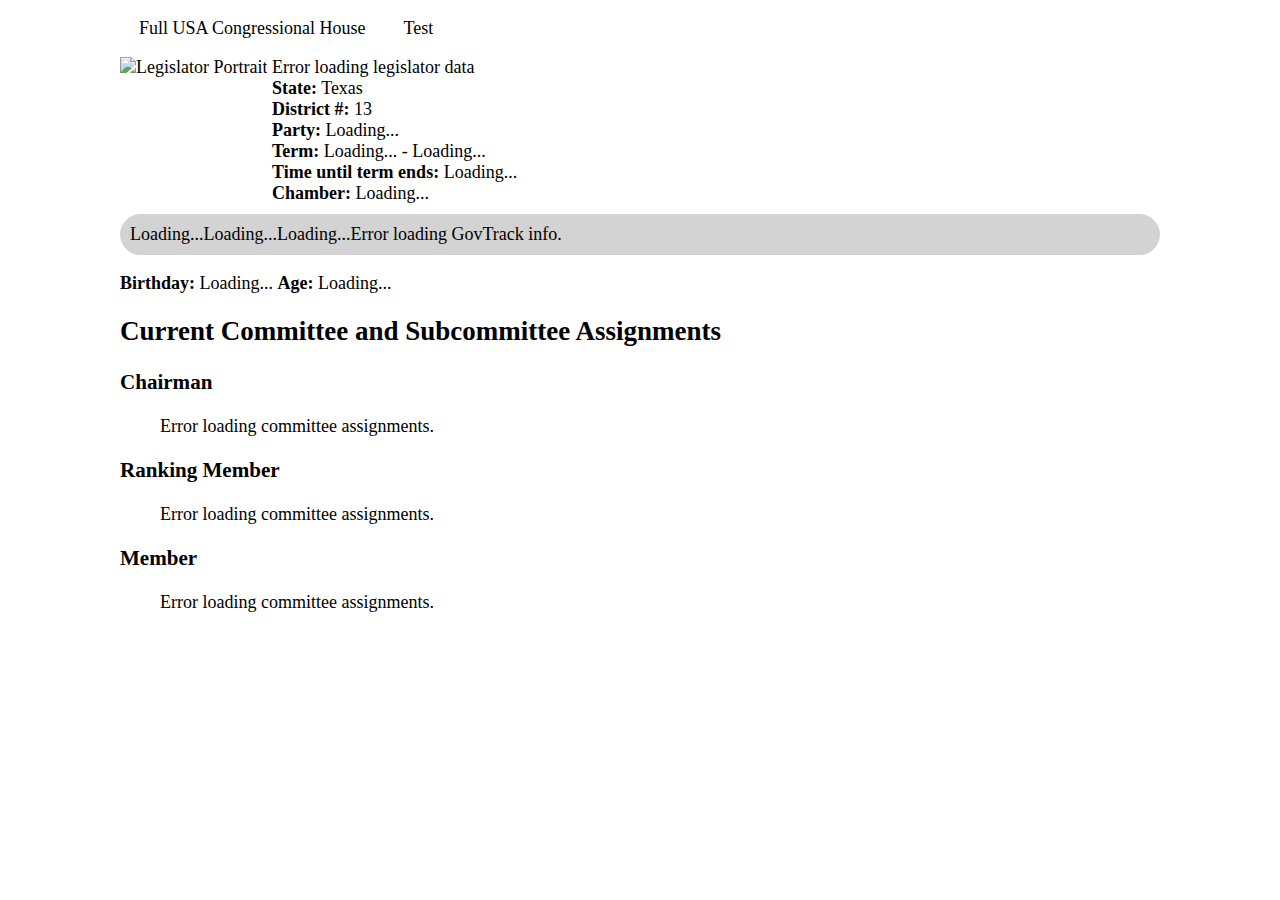
<file: house/TX-13.html>
<!DOCTYPE html>
<html lang="en">
<head>
	<meta charset="UTF-8" />
	<meta name="viewport" content="width=device-width, initial-scale=1" />
	<title>Legislator Info with Committee Roles</title>
	<style>
		body{
			margin:0px 120px;
			font-size:18px;
		}
		.info{
			display:inline-block;
			vertical-align: top;
		}
		#menu ul {
		  list-style-type: none;
		  margin: 10px 0px;
		  padding: 0;
		  display: flex;
		}
		#menu ul li a {
		  display: inline-block;
		  color: black;
		  background-color: white;
		  padding: 8px 16px;
		  border-radius:50px;
		  margin: 0px 3px;
		  text-decoration: none;
		}
		#links ul {
		  list-style-type: none;
		  margin: 10px 0px;
		  padding: 0;
		  display: flex;
		  background-color:#D3D3D3;
		  border-radius:25px;
		  padding:10px;
		}
		#links ul li a{
			color:black;
			text-decoration:none;
			margin:0px 10px;
		}
		#links ul li a:hover{
			color:white;
		}		
	</style>
</head>
<body>
	<div id="menu">
		<ul>
			<li><a href="../index.html">Full USA Congressional House</a></li>
			<li><a href="TX-13.html?TX-13">Test</a></li>
		</ul>
	</div>
	<div style="display:inline-block;">
		<img id="portraitImg" alt="Legislator Portrait" style="width:150px; height:auto;" />
	</div>
	<div class="info">
		<span id="officialFullName">Loading...</span>
		<div id="nicknameContainer" style="display:none">
		  <p><strong>Nickname:</strong> <span id="nickname"></span></p>
		</div>		
		</br><strong>State:</strong> <span id="stateFullName">Loading...</span>
		</br><strong>District #:</strong> <span id="districtNum"></span>
		</br><strong>Party:</strong> <span id="party">Loading...</span>
		</br><strong>Term:</strong> <span id="termStart">Loading...</span> - <span id="termEnd">Loading...</span>
		</br><strong>Time until term ends:</strong> <span id="termCountdown">Loading...</span>
		</br><strong>Chamber:</strong> <span id="chamber">Loading...</span>
	</div>
	<div id="links">
		<ul>
			<li><span id="ballotpedia">Loading...</span></li>
			<li><span id="votesmart">Loading...</span></li>
			<li><span id="opensecrets">Loading...</span></li>
			<li><span id="govtrack">Loading...</span></li>
		</ul>
	</div>	
	<p><strong>Birthday:</strong> <span id="birthday">Loading...</span>   <strong>Age:</strong> <span id="age">Loading...</span></p>
	<div id="startDates"></div>
	<div id="tenure"></div>

	<div id="committeeAssignments" style="margin-top:20px;">
	  <h2>Current Committee and Subcommittee Assignments</h2>
	  <h3>Chairman</h3>
	  <ul id="chairmanList">Loading...</ul>
	  <h3>Ranking Member</h3>
	  <ul id="rankingMemberList">Loading...</ul>
	  <h3>Member</h3>
	  <ul id="memberList">Loading...</ul>
	</div>
<script>
const stateNames = {
  "AL": "Alabama","AK": "Alaska","AS": "American Samoa","AZ": "Arizona",
  "AR": "Arkansas","CA": "California","CO": "Colorado","CT": "Connecticut","DE": "Delaware",
  "DC": "District Of Columbia","FL": "Florida","GA": "Georgia","GU": "Guam","HI": "Hawaii",
  "ID": "Idaho","IL": "Illinois","IN": "Indiana","IA": "Iowa","KS": "Kansas","KY": "Kentucky",
  "LA": "Louisiana","ME": "Maine","MH": "Marshall Islands","MD": "Maryland","MA": "Massachusetts",
  "MI": "Michigan","MN": "Minnesota","MS": "Mississippi","MO": "Missouri","MT": "Montana",
  "NE": "Nebraska","NV": "Nevada","NH": "New Hampshire","NJ": "New Jersey","NM": "New Mexico",
  "NY": "New York","NC": "North Carolina","ND": "North Dakota","NP": "Northern Mariana Islands",
  "OH": "Ohio","OK": "Oklahoma","OR": "Oregon","PA": "Pennsylvania","PR": "Puerto Rico",
  "RI": "Rhode Island","SC": "South Carolina","SD": "South Dakota","TN": "Tennessee","TX": "Texas",
  "VI": "US Virgin Islands","UT": "Utah","VT": "Vermont","VA": "Virginia","WA": "Washington",
  "WV": "West Virginia","WI": "Wisconsin","WY": "Wyoming"
};
function calculateAge(birthdayStr) {
  if (!birthdayStr) return "N/A";
  const birthDate = new Date(birthdayStr);
  const today = new Date();
  let age = today.getFullYear() - birthDate.getFullYear();
  const monthDiff = today.getMonth() - birthDate.getMonth();
  if (monthDiff < 0 || (monthDiff === 0 && today.getDate() < birthDate.getDate())) age--;
  return age;
}
function formatLongDate(dateStr) {
  if (!dateStr) return "N/A";
  const date = new Date(dateStr);
  if (isNaN(date)) return "N/A";
  return date.toLocaleDateString('en-US',{weekday:'long',year:'numeric',month:'long',day:'numeric'});
}
function formatTermDate(dateStr) {
  if (!dateStr) return "N/A";
  const date = new Date(dateStr);
  if (isNaN(date)) return "N/A";
  const mm = (date.getMonth() + 1).toString().padStart(2, '0');
  const dd = date.getDate().toString().padStart(2, '0');
  const yyyy = date.getFullYear();
  return `${mm}/${dd}/${yyyy}`;
}
function calculateCountdown(endDateStr) {
  if (!endDateStr) return "N/A";
  const now = new Date();
  const endDate = new Date(endDateStr);
  if (endDate <= now) return "Term ended";
  let years = endDate.getFullYear() - now.getFullYear();
  let months = endDate.getMonth() - now.getMonth();
  let days = endDate.getDate() - now.getDate();
  if (days < 0) {
    months--;
    const prevMonth = new Date(endDate.getFullYear(), endDate.getMonth(), 0);
    days += prevMonth.getDate();
  }
  if (months < 0) {
    years--;
    months += 12;
  }
  let parts = [];
  if (years > 0) parts.push(`${years} year${years>1?'s':''}`);
  if (months > 0) parts.push(`${months} month${months>1?'s':''}`);
  parts.push(`${days} day${days!==1?'s':''}`);
  return parts.join(", ");
}
function calculateTenure(startDateStr) {
  if (!startDateStr) return "N/A";
  const now = new Date();
  const start = new Date(startDateStr);
  if (start > now) return "N/A";
  let years = now.getFullYear() - start.getFullYear();
  let months = now.getMonth() - start.getMonth();
  let days = now.getDate() - start.getDate();
  if (days < 0) {
    months--;
    const prevMonth = new Date(now.getFullYear(), now.getMonth(), 0);
    days += prevMonth.getDate();
  }
  if (months < 0) {
    years--;
    months += 12;
  }
  let parts = [];
  if (years > 0) parts.push(`${years} year${years>1?'s':''}`);
  if (months > 0) parts.push(`${months} month${months>1?'s':''}`);
  if (days > 0) parts.push(`${days} day${days!==1?'s':''}`);
  if(parts.length === 0) return "Less than a day";
  return parts.join(", ");
}
function linkifyBallotpedia(name) {
  if (!name || name==="N/A") return "N/A";
  return `<a href="https://ballotpedia.org/${name.replace(/ /g,"_")}" target="_blank" rel="noopener noreferrer">Ballotpedia</a>`;
}
function linkifyVoteSmart(id) {
  if (!id || id==="N/A") return "N/A";
  return `<a href="https://justfacts.votesmart.org/candidate/biography/${id}/" target="_blank" rel="noopener noreferrer">Vote Smart</a>`;
}
function linkifyOpenSecrets(id, name) {
  if (!id || id==="N/A" || !name || name==="N/A") return "N/A";
  const urlName = name.replace(/ /g,"-").replace(/[^a-zA-Z0-9\-]/g,"");
  return `<a href="https://www.opensecrets.org/members-of-congress/${urlName}/summary?cid=${id}" target="_blank" rel="noopener noreferrer">Open Secrets</a>`;
}
function linkifyGovTrack(id) {
  if (!id || id==="N/A") return "N/A";
  return `<a href="https://www.govtrack.us/congress/members/${id}" target="_blank" rel="noopener noreferrer">GovTrack</a>`;
}
function isSameDay(dateStr1,dateStr2) {
  if(!dateStr1 || !dateStr2) return false;
  const d1 = new Date(dateStr1);
  const d2 = new Date(dateStr2);
  return d1.getFullYear()===d2.getFullYear() && d1.getMonth()===d2.getMonth() && d1.getDate()===d2.getDate();
}
const currentUrl = window.location.href;
const urlParts = currentUrl.split("/");
const lastSegment = urlParts[urlParts.length-1];
const baseName = lastSegment.split(".")[0];
const parts = baseName.split("-");
const stateAbbr = parts[0] || "N/A";
const districtNum = parts[1] || "N/A";
document.getElementById("stateFullName").textContent = stateNames[stateAbbr] || "Unknown";
document.getElementById("districtNum").textContent = districtNum;
Promise.all([
  fetch("https://unitedstates.github.io/congress-legislators/legislators-current.json").then(res=>res.json()),
  fetch("https://unitedstates.github.io/congress-legislators/committee-membership-current.json").then(res=>res.json()),
  fetch("https://unitedstates.github.io/congress-legislators/committees-current.json").then(res=>res.json())
]).then(([legislatorsData, membershipData, committeesData])=>{
  const districtNumInt = parseInt(districtNum,10);
  const legislator = legislatorsData.find(leg=>leg.terms.some(term=>term.state===stateAbbr && term.district===districtNumInt));
  if(!legislator){
    document.getElementById("officialFullName").textContent = "Legislator not found for given state and district";
    document.getElementById("committeeList").textContent = "";
    return;
  }
  const lastTerm = legislator.terms.filter(t=>t.state===stateAbbr && t.district===districtNumInt).reduce((latest,term)=>{
    if(!latest) return term;
    return new Date(term.start) > new Date(latest.start) ? term : latest;
  }, null);
  const officialName = legislator.name.official_full;
  const nickname = legislator.bio?.nickname || null;
  const birthdayRaw = legislator.bio?.birthday || "N/A";
  const birthday = formatLongDate(birthdayRaw);
  const age = birthdayRaw !== "N/A" ? calculateAge(birthdayRaw) : "N/A";
  const party = lastTerm ? lastTerm.party : "N/A";
  const ballotpediaRaw = legislator.id.ballotpedia || "N/A";
  const ballotpedia = linkifyBallotpedia(ballotpediaRaw);
  const votesmartRaw = legislator.id.votesmart || "N/A";
  const votesmart = linkifyVoteSmart(votesmartRaw);
  const opensecretsRaw = legislator.id.opensecrets || "N/A";
  const opensecrets = linkifyOpenSecrets(opensecretsRaw, officialName);
  const govtrackRaw = legislator.id.govtrack || "N/A";
  const govtrack = linkifyGovTrack(govtrackRaw);
  const chamber = lastTerm ? (lastTerm.type==="sen"?"Senate":(lastTerm.type==="rep"?"House":"Unknown")) : "Unknown";
  const termStartRaw = lastTerm ? lastTerm.start || "N/A" : "N/A";
  const termEndRaw = lastTerm ? lastTerm.end || "N/A" : "N/A";
  // Only for term dates, use mm/dd/yyyy format
  const termStart = formatTermDate(termStartRaw);
  const termEnd = formatTermDate(termEndRaw);
  document.getElementById("termStart").textContent = termStart;
  document.getElementById("termEnd").textContent = termEnd;

  const termCountdown = lastTerm ? calculateCountdown(termEndRaw) : "N/A";
  const allStarts = legislator.terms.map(t => t.start).filter(date => date).sort((a,b) => new Date(a) - new Date(b));
  const startedCongressRaw = allStarts.length > 0 ? allStarts[0] : "N/A";
  const startedCongress = formatLongDate(startedCongressRaw);
  const tenureCongress = calculateTenure(startedCongressRaw);
  const termsInChamber = legislator.terms.filter(t => t.type === lastTerm.type);
  const chamberStarts = termsInChamber.map(t => t.start).filter(date => date).sort((a,b) => new Date(a) - new Date(b));
  const startedChamberRaw = chamberStarts.length > 0 ? chamberStarts[0] : "N/A";
  const startedChamber = formatLongDate(startedChamberRaw);
  const tenureChamber = calculateTenure(startedChamberRaw);
  let startDatesContent = "";
  if (isSameDay(startedCongressRaw, startedChamberRaw)){
    startDatesContent = `<p><strong>Started in Congress:</strong> ${startedCongress}</p>`;
  } else {
    startDatesContent = `<p><strong>Started in Congress:</strong> ${startedCongress}</p><p><strong>Started in This Chamber:</strong> ${startedChamber}</p>`;
  }
  document.getElementById("startDates").innerHTML = startDatesContent;
  let tenureContent = "";
  if (isSameDay(startedCongressRaw, startedChamberRaw)){
    tenureContent = `<p><strong>Time in Congress:</strong> ${tenureCongress}</p>`;
  } else {
    tenureContent = `<p><strong>Time in Congress:</strong> ${tenureCongress}</p><p><strong>Time in This Chamber:</strong> ${tenureChamber}</p>`;
  }
  document.getElementById("tenure").innerHTML = tenureContent;
  document.getElementById("officialFullName").textContent = officialName;
  if (nickname) {
    document.getElementById("nicknameContainer").style.display = "block";
    document.getElementById("nickname").textContent = nickname;
  } else {
    document.getElementById("nicknameContainer").style.display = "none";
  }
  document.getElementById("birthday").textContent = birthday;
  document.getElementById("age").textContent = age;
  document.getElementById("chamber").textContent = chamber;
  document.getElementById("party").textContent = party;
  document.getElementById("ballotpedia").innerHTML = ballotpedia;
  document.getElementById("votesmart").innerHTML = votesmart;
  document.getElementById("opensecrets").innerHTML = opensecrets;
  document.getElementById("govtrack").innerHTML = govtrack;
  document.getElementById("termCountdown").textContent = termCountdown;

  // Set background color based on party
  if(party === "Republican") {
    document.body.style.backgroundColor = "#ffcccc"; // light red
  } else if(party === "Democrat") {
    document.body.style.backgroundColor = "#cce5ff"; // light blue
  } else {
    document.body.style.backgroundColor = ""; // default background
  }

  const imgUrl = `https://raw.githubusercontent.com/unitedstates/images/refs/heads/gh-pages/congress/450x550/${legislator.id.bioguide}.jpg`;
  const imgElem = document.getElementById("portraitImg");
  imgElem.src = imgUrl;
  imgElem.alt = `Portrait of ${officialName}`;
  const bioguideId = legislator.id.bioguide;
  const committeeMap = {};
  committeesData.forEach(comm => {
    if (comm.thomas_id) {
      committeeMap[comm.thomas_id] = comm;
      if(comm.subcommittees){
        comm.subcommittees.forEach(sub => {
          if(sub.thomas_id) committeeMap[`${comm.thomas_id}${sub.thomas_id}`] = {name: `${comm.name} - ${sub.name}`};
        });
      }
    }
  });
  const chairmanListElem = document.getElementById("chairmanList");
  const rankingMemberListElem = document.getElementById("rankingMemberList");
  const memberListElem = document.getElementById("memberList");
  let chairmanAssignments = [];
  let rankingAssignments = [];
  let memberAssignments = [];
  for (const committeeCode in membershipData) {
    const members = membershipData[committeeCode];
    members.forEach(member => {
      if (member.bioguide === bioguideId) {
        let fullName = committeeMap[committeeCode]?committeeMap[committeeCode].name : committeeCode;
        if(member.subcommittee){
          let subCode = committeeCode + member.subcommittee;
          if(committeeMap[subCode]){
            fullName = committeeMap[subCode].name;
          } else {
            fullName += ` - Subcommittee ${member.subcommittee}`;
          }
        }
        const titleLower = (member.title || "").toLowerCase();
        const entryText = `${fullName} (${member.title || "Member"})`;
        if(titleLower.includes("chair")){
          chairmanAssignments.push(entryText);
        } else if(titleLower.includes("ranking")){
          rankingAssignments.push(entryText);
        } else {
          memberAssignments.push(entryText);
        }
      }
    });
  }
  function fillList(element, items){
    if(items.length === 0){
      element.innerHTML = "<li>None</li>";
    } else {
      element.innerHTML = "";
      items.forEach(text => {
        const li = document.createElement("li");
        li.textContent = text;
        element.appendChild(li);
      });
    }
  }
  fillList(chairmanListElem, chairmanAssignments);
  fillList(rankingMemberListElem, rankingAssignments);
  fillList(memberListElem, memberAssignments);
}).catch(error=>{
  console.error("Error loading data:", error);
  document.getElementById("officialFullName").textContent = "Error loading legislator data";
  document.getElementById("chairmanList").textContent = "Error loading committee assignments.";
  document.getElementById("rankingMemberList").textContent = "Error loading committee assignments.";
  document.getElementById("memberList").textContent = "Error loading committee assignments.";
  document.getElementById("govtrack").textContent = "Error loading GovTrack info.";
});
</script>
</body>
</html>
</file>
<file: css/nav.css>
/* Navigation Styles */
body {
    padding-top: 60px;
}

nav {
    background-color: #333;
    color: white;
    padding: 10px 0;
    position: fixed;
    top: 0;
    left: 0;
    right: 0;
    z-index: 100;
}

nav ul {
    list-style-type: none;
    margin: 0;
    padding: 0;
    display: flex;
    justify-content: center;
}

nav ul li {
    margin: 0 15px;
}

nav ul li a {
    color: white;
    text-decoration: none;
    font-weight: bold;
}

nav ul li a:hover {
    text-decoration: underline;
}
</file>
